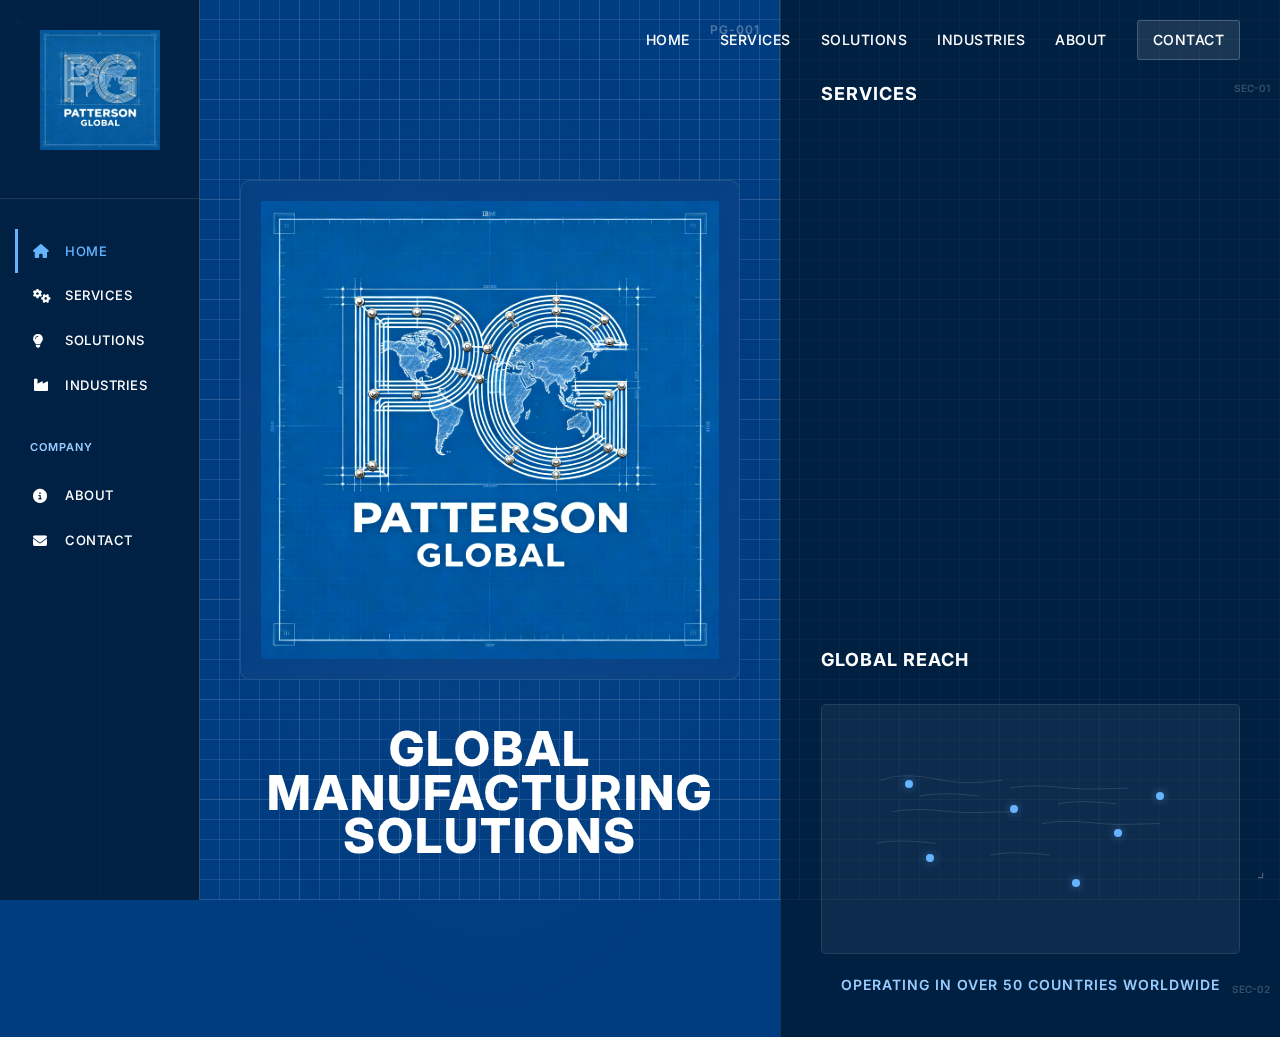
<file: index.html>
<!DOCTYPE html>
<html lang="en">
<head>
    <meta charset="UTF-8">
    <meta name="viewport" content="width=device-width, initial-scale=1.0">
    <title>Patterson Global - Global Manufacturing Solutions</title>
    <link rel="stylesheet" href="style.css">
    <link href="https://fonts.googleapis.com/css2?family=Inter:wght@300;400;500;600;700;800;900&display=swap" rel="stylesheet">
    <link rel="stylesheet" href="https://cdn.jsdelivr.net/npm/@fortawesome/fontawesome-free@6.4.0/css/all.min.css">
</head>
<body>
    <!-- Blueprint Grid Background -->
    <div class="blueprint-grid"></div>
    
    <!-- Main Container -->
    <div class="main-container">
        <!-- Top Navigation -->
        <nav class="top-nav">
            <div class="nav-items">
                <a href="index.html" class="nav-item">HOME</a>
                <a href="services.html" class="nav-item">SERVICES</a>
                <a href="solutions.html" class="nav-item">SOLUTIONS</a>
                <a href="industries.html" class="nav-item">INDUSTRIES</a>
                <a href="about.html" class="nav-item">ABOUT</a>
                <a href="contact.html" class="nav-item contact-btn">CONTACT</a>
            </div>
        </nav>

        <!-- Layout Container -->
        <div class="layout-container">
            <!-- Left Sidebar -->
            <aside class="left-sidebar">
                <!-- Patterson Global Logo -->
                <div class="logo-container">
                    <img src="patterson-global-logo.png" alt="Patterson Global Logo" class="pg-logo">
                </div>

                <!-- Navigation Menu -->
                <nav class="sidebar-nav">
                    <a href="index.html" class="nav-link active">
                        <i class="fas fa-home"></i>
                        HOME
                    </a>
                    <a href="services.html" class="nav-link">
                        <i class="fas fa-cogs"></i>
                        SERVICES
                    </a>
                    <a href="solutions.html" class="nav-link">
                        <i class="fas fa-lightbulb"></i>
                        SOLUTIONS
                    </a>
                    <a href="industries.html" class="nav-link">
                        <i class="fas fa-industry"></i>
                        INDUSTRIES
                    </a>
                    <div class="nav-section">
                        <span class="section-title">COMPANY</span>
                    </div>
                    <a href="about.html" class="nav-link">
                        <i class="fas fa-info-circle"></i>
                        ABOUT
                    </a>
                    <a href="contact.html" class="nav-link">
                        <i class="fas fa-envelope"></i>
                        CONTACT
                    </a>
                </nav>
            </aside>

            <!-- Main Content Area -->
            <main class="main-content">
                <!-- Hero Section with Patterson Global Logo -->
                <section class="hero-section">
                    <div class="hero-logo">
                        <div class="pg-hero-container">
                            <img src="patterson-global-logo.png" alt="Patterson Global - PG Logo" class="pg-hero-image">
                        </div>
                        <h1 class="company-title">
                            GLOBAL<br>
                            MANUFACTURING<br>
                            SOLUTIONS
                        </h1>
                    </div>
                </section>

                <!-- Right Content Panel -->
                <div class="right-panel">
                    <!-- Services Section -->
                    <section class="services-section">
                        <h2 class="section-title">SERVICES</h2>
                        <div class="services-grid">
                            <div class="service-card">
                                <div class="service-icon">
                                    <i class="fas fa-cogs"></i>
                                </div>
                                <h3>PROCESS OPTIMIZATION</h3>
                                <p>Streamline your manufacturing processes with advanced optimization techniques and data-driven insights to maximize efficiency and reduce costs.</p>
                            </div>
                            <div class="service-card">
                                <div class="service-icon">
                                    <i class="fas fa-link"></i>
                                </div>
                                <h3>SUPPLY CHAIN CONSULTING</h3>
                                <p>Expert guidance to optimize your supply chain operations, reduce lead times, and build resilient global partnerships for sustainable growth.</p>
                            </div>
                            <div class="service-card">
                                <div class="service-icon">
                                    <i class="fas fa-users"></i>
                                </div>
                                <h3>AUTOMATION INTEGRATION</h3>
                                <p>Seamlessly integrate cutting-edge automation technologies into your existing workflows to enhance productivity and maintain competitive advantage.</p>
                            </div>
                        </div>
                    </section>

                    <!-- Global Reach Section -->
                    <section class="global-reach-section">
                        <h2 class="section-title">GLOBAL REACH</h2>
                        <div class="world-map-container">
                            <div class="world-map"></div>
                            <div class="connection-points">
                                <div class="point point-1"></div>
                                <div class="point point-2"></div>
                                <div class="point point-3"></div>
                                <div class="point point-4"></div>
                                <div class="point point-5"></div>
                                <div class="point point-6"></div>
                            </div>
                        </div>
                        <p class="reach-description">OPERATING IN OVER 50 COUNTRIES WORLDWIDE</p>
                    </section>
                </div>
            </main>
        </div>
    </div>

    <script src="main.js"></script>
</body>
</html>
</file>
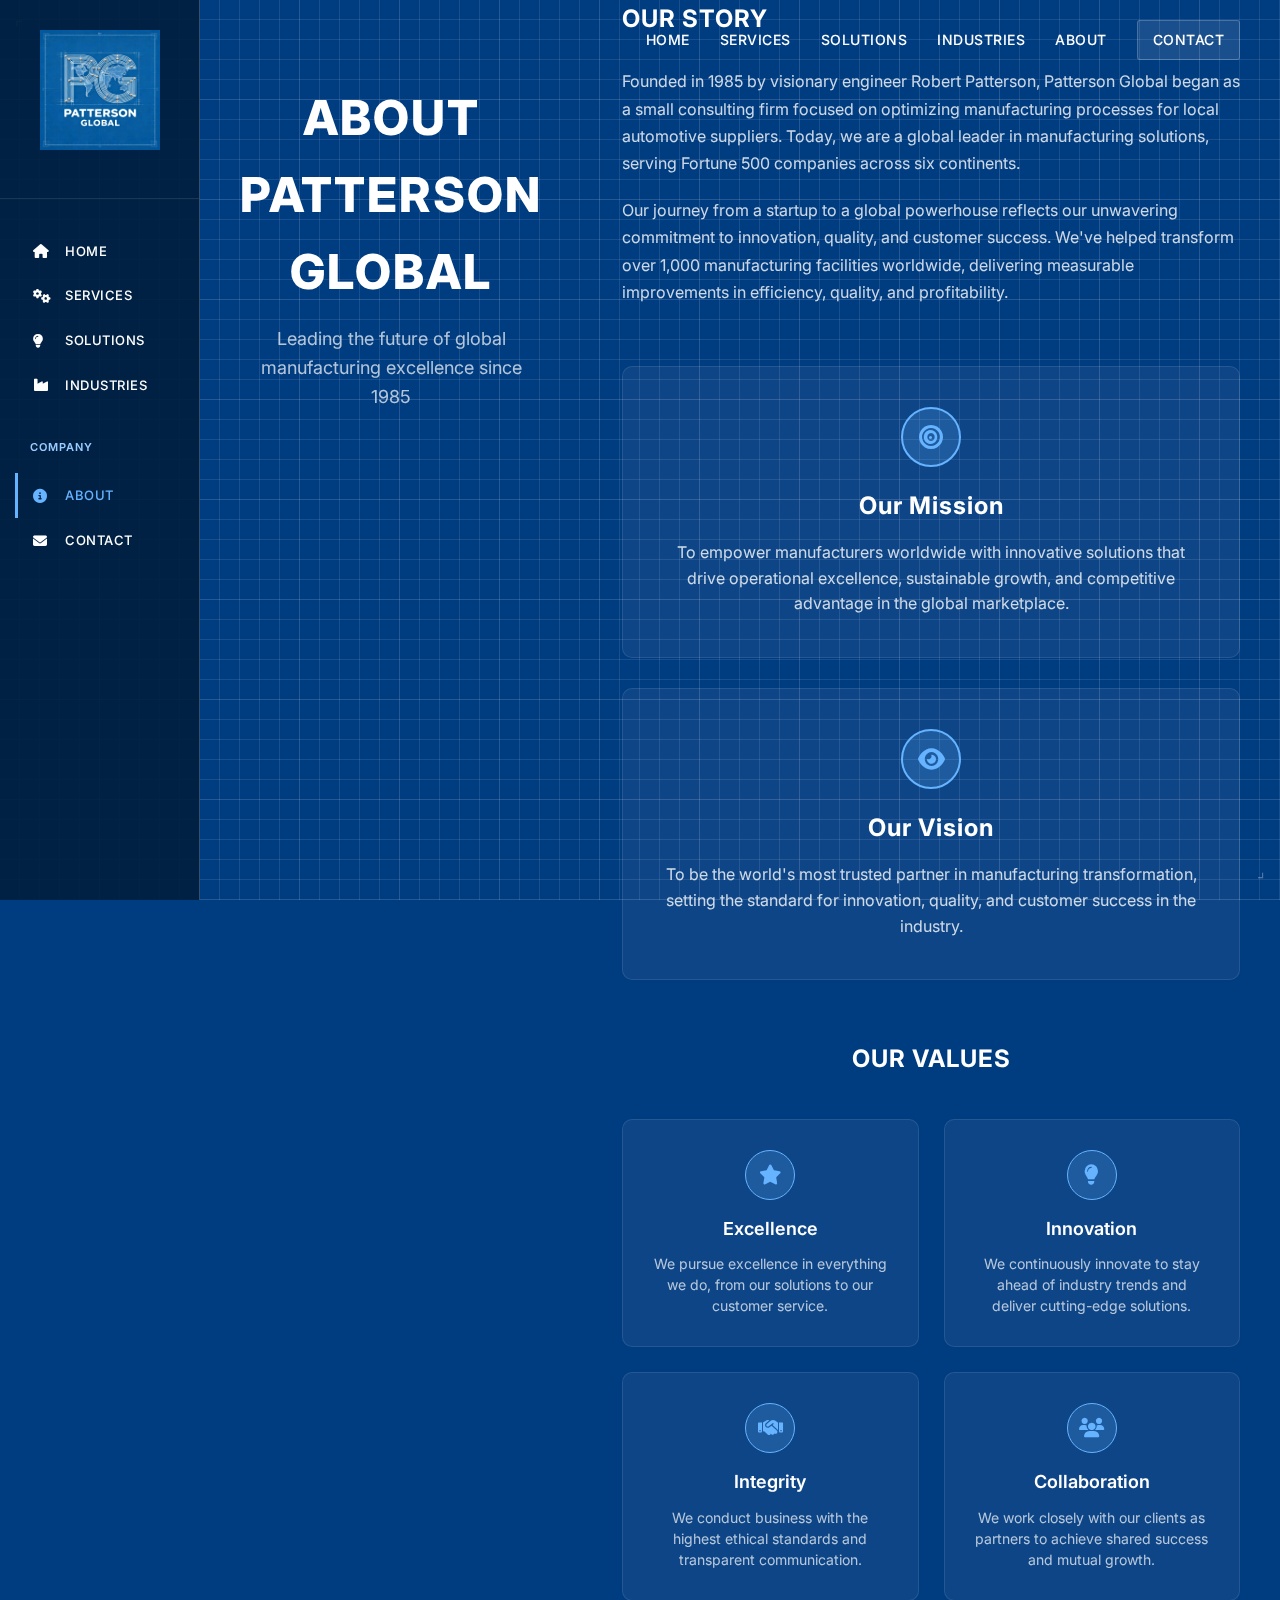
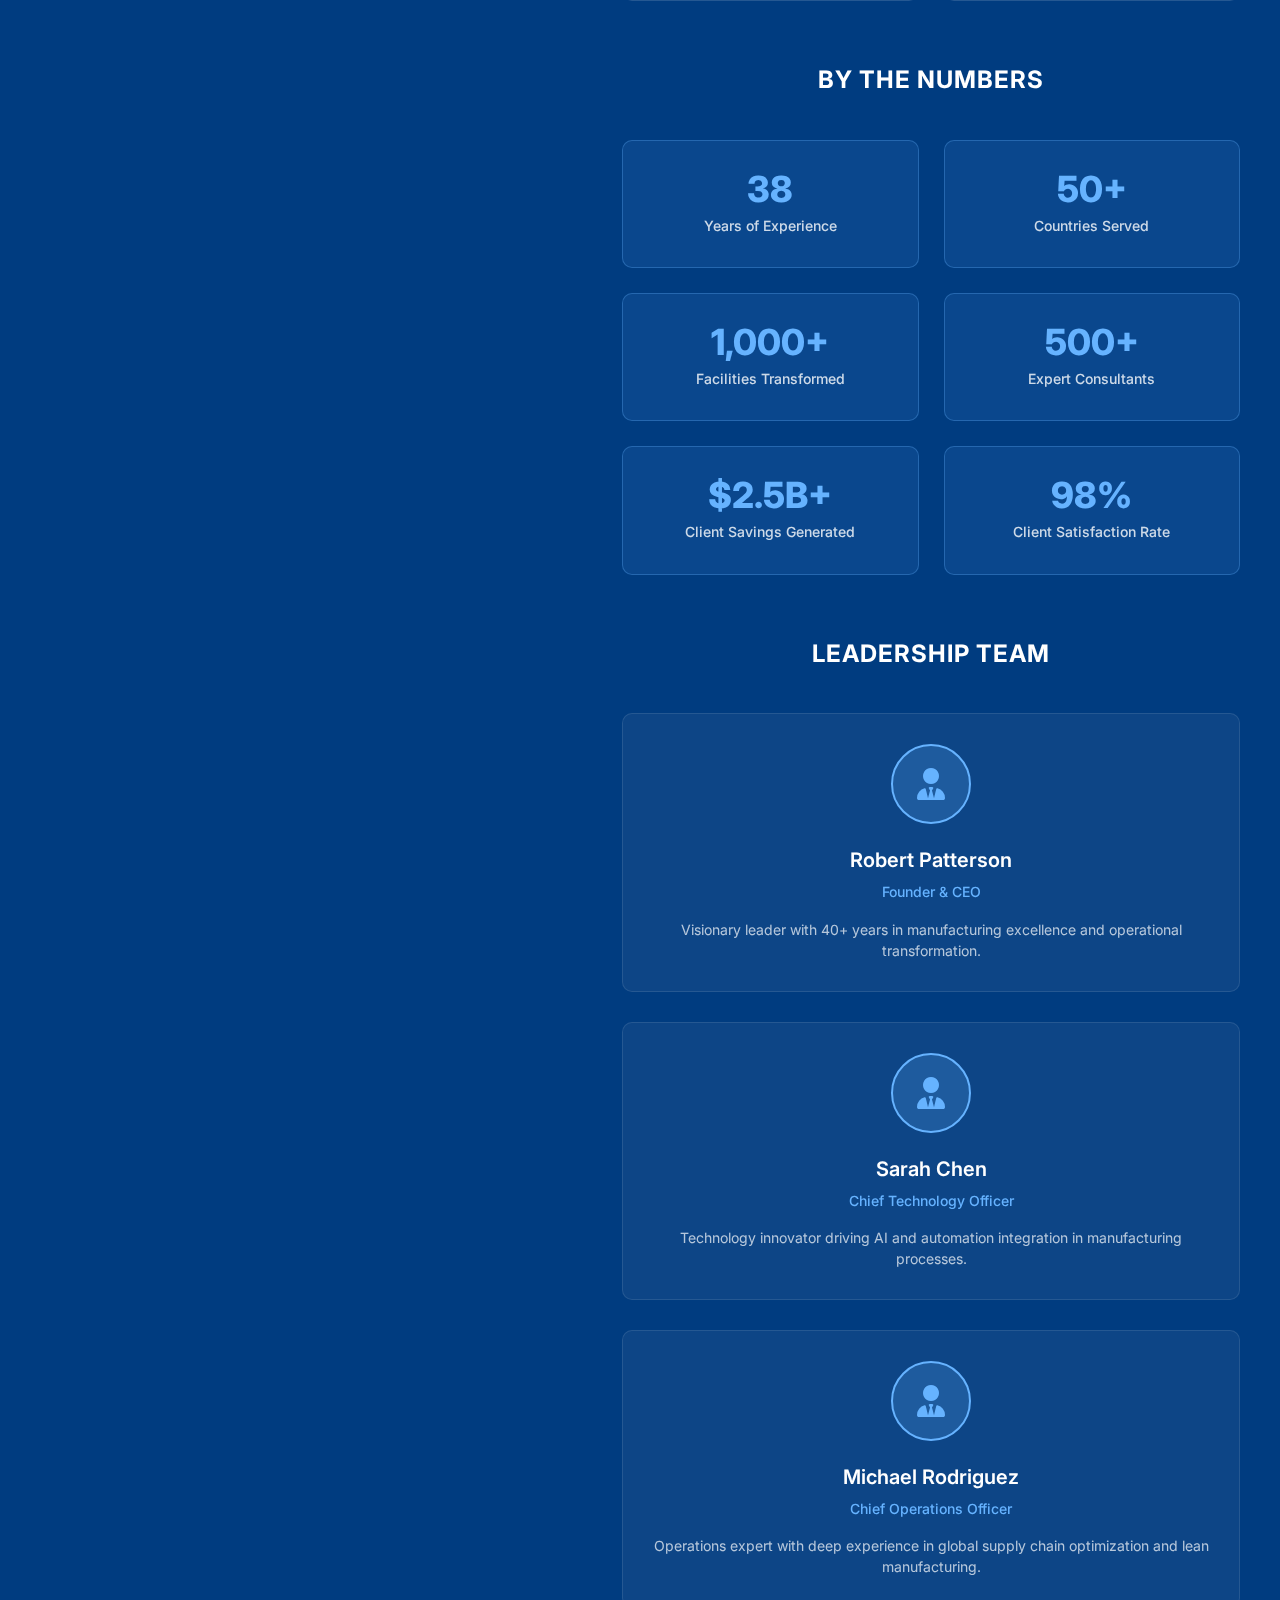
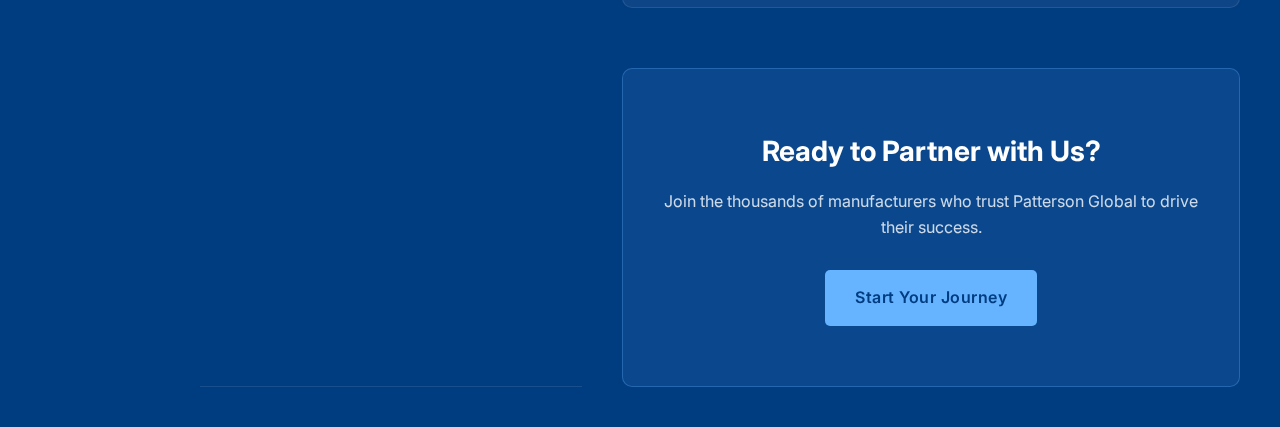
<file: about.html>
<!DOCTYPE html>
<html lang="en">
<head>
    <meta charset="UTF-8">
    <meta name="viewport" content="width=device-width, initial-scale=1.0">
    <title>About - Patterson Global</title>
    <link rel="stylesheet" href="style.css">
    <link href="https://fonts.googleapis.com/css2?family=Inter:wght@300;400;500;600;700;800;900&display=swap" rel="stylesheet">
    <link rel="stylesheet" href="https://cdn.jsdelivr.net/npm/@fortawesome/fontawesome-free@6.4.0/css/all.min.css">
</head>
<body>
    <!-- Blueprint Grid Background -->
    <div class="blueprint-grid"></div>
    
    <!-- Main Container -->
    <div class="main-container">
        <!-- Top Navigation -->
        <nav class="top-nav">
            <div class="nav-items">
                <a href="index.html" class="nav-item">HOME</a>
                <a href="services.html" class="nav-item">SERVICES</a>
                <a href="solutions.html" class="nav-item">SOLUTIONS</a>
                <a href="industries.html" class="nav-item">INDUSTRIES</a>
                <a href="about.html" class="nav-item">ABOUT</a>
                <a href="contact.html" class="nav-item contact-btn">CONTACT</a>
            </div>
        </nav>

        <!-- Layout Container -->
        <div class="layout-container">
            <!-- Left Sidebar -->
            <aside class="left-sidebar">
                <!-- Patterson Global Logo -->
                <div class="logo-container">
                    <img src="patterson-global-logo.png" alt="Patterson Global Logo" class="pg-logo">
                </div>

                <!-- Navigation Menu -->
                <nav class="sidebar-nav">
                    <a href="index.html" class="nav-link">
                        <i class="fas fa-home"></i>
                        HOME
                    </a>
                    <a href="services.html" class="nav-link">
                        <i class="fas fa-cogs"></i>
                        SERVICES
                    </a>
                    <a href="solutions.html" class="nav-link">
                        <i class="fas fa-lightbulb"></i>
                        SOLUTIONS
                    </a>
                    <a href="industries.html" class="nav-link">
                        <i class="fas fa-industry"></i>
                        INDUSTRIES
                    </a>
                    <div class="nav-section">
                        <span class="section-title">COMPANY</span>
                    </div>
                    <a href="about.html" class="nav-link active">
                        <i class="fas fa-info-circle"></i>
                        ABOUT
                    </a>
                    <a href="contact.html" class="nav-link">
                        <i class="fas fa-envelope"></i>
                        CONTACT
                    </a>
                </nav>
            </aside>

            <!-- Main Content Area -->
            <main class="main-content">
                <!-- Page Header -->
                <section class="page-header">
                    <div class="header-content">
                        <h1 class="page-title">ABOUT PATTERSON GLOBAL</h1>
                        <p class="page-subtitle">Leading the future of global manufacturing excellence since 1985</p>
                    </div>
                </section>

                <!-- About Content -->
                <div class="page-content">
                    <!-- Company Overview -->
                    <section class="about-section">
                        <h2 class="section-title">OUR STORY</h2>
                        <div class="about-content">
                            <p>Founded in 1985 by visionary engineer Robert Patterson, Patterson Global began as a small consulting firm focused on optimizing manufacturing processes for local automotive suppliers. Today, we are a global leader in manufacturing solutions, serving Fortune 500 companies across six continents.</p>
                            <p>Our journey from a startup to a global powerhouse reflects our unwavering commitment to innovation, quality, and customer success. We've helped transform over 1,000 manufacturing facilities worldwide, delivering measurable improvements in efficiency, quality, and profitability.</p>
                        </div>
                    </section>

                    <!-- Mission & Vision -->
                    <section class="mission-vision">
                        <div class="mission-vision-grid">
                            <div class="mission-card">
                                <div class="card-icon">
                                    <i class="fas fa-bullseye"></i>
                                </div>
                                <h3>Our Mission</h3>
                                <p>To empower manufacturers worldwide with innovative solutions that drive operational excellence, sustainable growth, and competitive advantage in the global marketplace.</p>
                            </div>
                            <div class="vision-card">
                                <div class="card-icon">
                                    <i class="fas fa-eye"></i>
                                </div>
                                <h3>Our Vision</h3>
                                <p>To be the world's most trusted partner in manufacturing transformation, setting the standard for innovation, quality, and customer success in the industry.</p>
                            </div>
                        </div>
                    </section>

                    <!-- Core Values -->
                    <section class="values-section">
                        <h2 class="section-title">OUR VALUES</h2>
                        <div class="values-grid">
                            <div class="value-item">
                                <div class="value-icon">
                                    <i class="fas fa-star"></i>
                                </div>
                                <h4>Excellence</h4>
                                <p>We pursue excellence in everything we do, from our solutions to our customer service.</p>
                            </div>
                            <div class="value-item">
                                <div class="value-icon">
                                    <i class="fas fa-lightbulb"></i>
                                </div>
                                <h4>Innovation</h4>
                                <p>We continuously innovate to stay ahead of industry trends and deliver cutting-edge solutions.</p>
                            </div>
                            <div class="value-item">
                                <div class="value-icon">
                                    <i class="fas fa-handshake"></i>
                                </div>
                                <h4>Integrity</h4>
                                <p>We conduct business with the highest ethical standards and transparent communication.</p>
                            </div>
                            <div class="value-item">
                                <div class="value-icon">
                                    <i class="fas fa-users"></i>
                                </div>
                                <h4>Collaboration</h4>
                                <p>We work closely with our clients as partners to achieve shared success and mutual growth.</p>
                            </div>
                        </div>
                    </section>

                    <!-- Company Stats -->
                    <section class="stats-section">
                        <h2 class="section-title">BY THE NUMBERS</h2>
                        <div class="stats-grid">
                            <div class="stat-card">
                                <div class="stat-number">38</div>
                                <div class="stat-label">Years of Experience</div>
                            </div>
                            <div class="stat-card">
                                <div class="stat-number">50+</div>
                                <div class="stat-label">Countries Served</div>
                            </div>
                            <div class="stat-card">
                                <div class="stat-number">1,000+</div>
                                <div class="stat-label">Facilities Transformed</div>
                            </div>
                            <div class="stat-card">
                                <div class="stat-number">500+</div>
                                <div class="stat-label">Expert Consultants</div>
                            </div>
                            <div class="stat-card">
                                <div class="stat-number">$2.5B+</div>
                                <div class="stat-label">Client Savings Generated</div>
                            </div>
                            <div class="stat-card">
                                <div class="stat-number">98%</div>
                                <div class="stat-label">Client Satisfaction Rate</div>
                            </div>
                        </div>
                    </section>

                    <!-- Leadership Team -->
                    <section class="leadership-section">
                        <h2 class="section-title">LEADERSHIP TEAM</h2>
                        <div class="leadership-grid">
                            <div class="leader-card">
                                <div class="leader-avatar">
                                    <i class="fas fa-user-tie"></i>
                                </div>
                                <h4>Robert Patterson</h4>
                                <p class="leader-title">Founder & CEO</p>
                                <p class="leader-bio">Visionary leader with 40+ years in manufacturing excellence and operational transformation.</p>
                            </div>
                            <div class="leader-card">
                                <div class="leader-avatar">
                                    <i class="fas fa-user-tie"></i>
                                </div>
                                <h4>Sarah Chen</h4>
                                <p class="leader-title">Chief Technology Officer</p>
                                <p class="leader-bio">Technology innovator driving AI and automation integration in manufacturing processes.</p>
                            </div>
                            <div class="leader-card">
                                <div class="leader-avatar">
                                    <i class="fas fa-user-tie"></i>
                                </div>
                                <h4>Michael Rodriguez</h4>
                                <p class="leader-title">Chief Operations Officer</p>
                                <p class="leader-bio">Operations expert with deep experience in global supply chain optimization and lean manufacturing.</p>
                            </div>
                        </div>
                    </section>

                    <!-- Call to Action -->
                    <section class="cta-section">
                        <h3>Ready to Partner with Us?</h3>
                        <p>Join the thousands of manufacturers who trust Patterson Global to drive their success.</p>
                        <a href="contact.html" class="cta-button">Start Your Journey</a>
                    </section>
                </div>
            </main>
        </div>
    </div>

    <script src="main.js"></script>
</body>
</html>
</file>
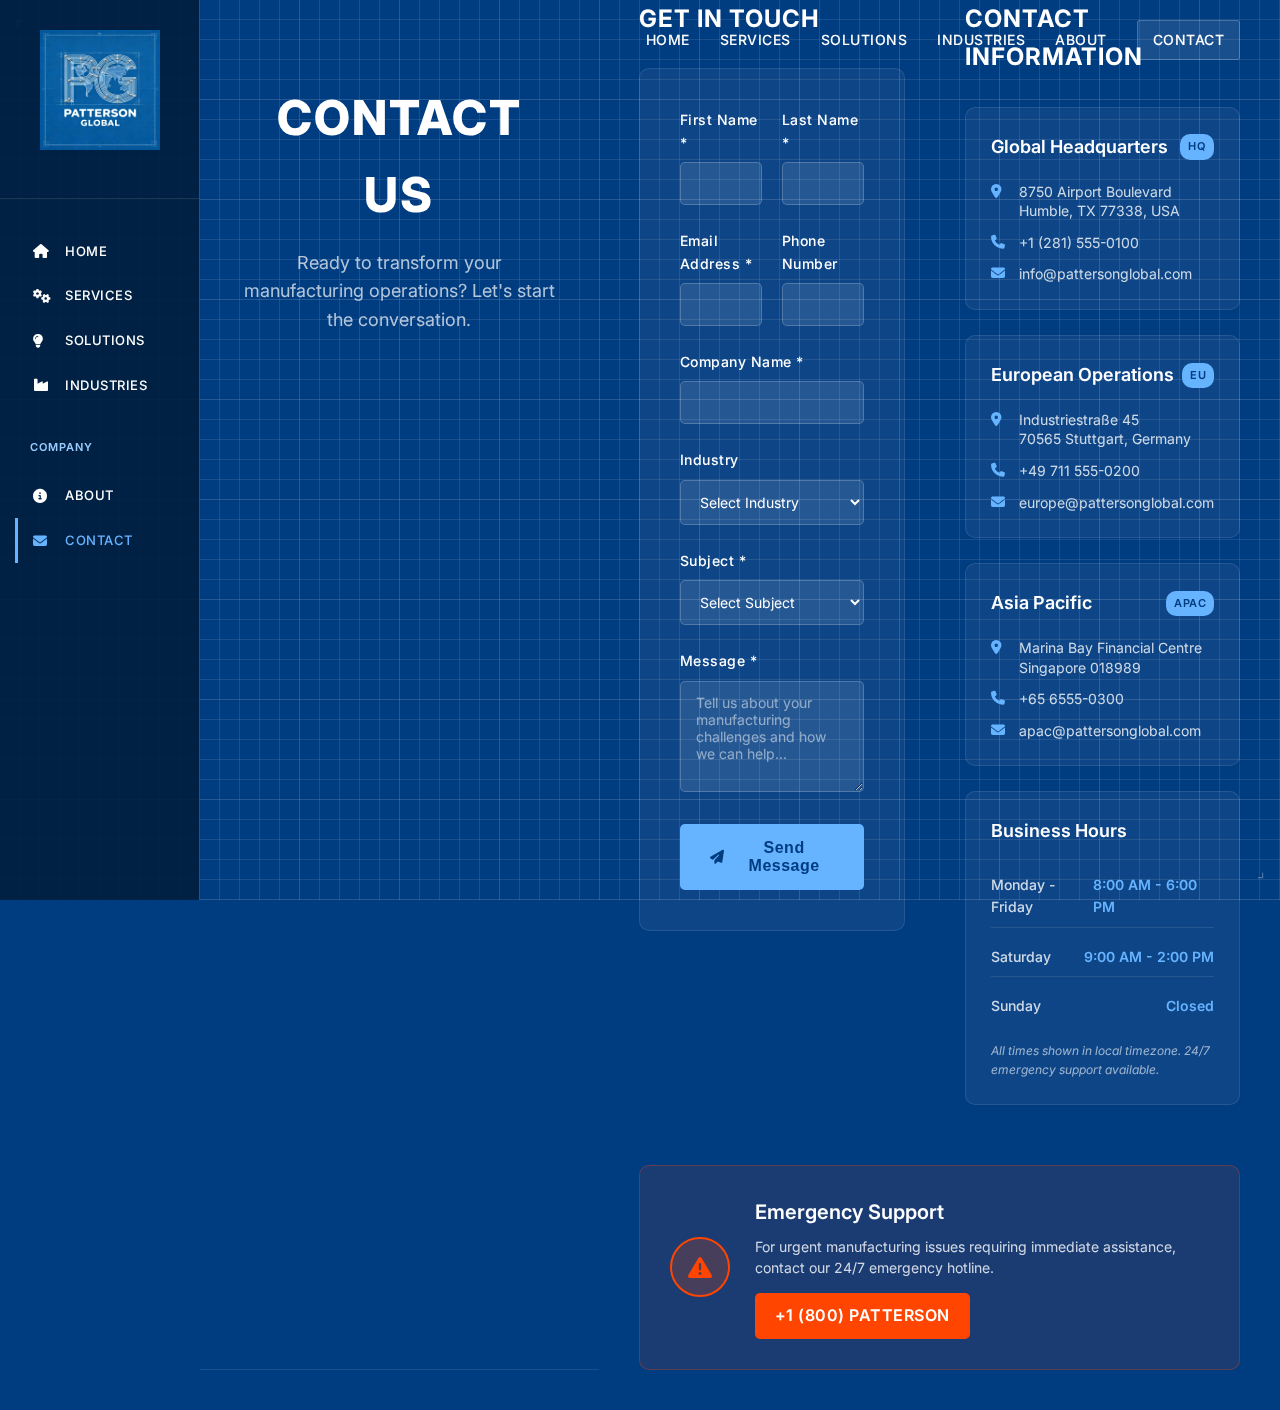
<file: contact.html>
<!DOCTYPE html>
<html lang="en">
<head>
    <meta charset="UTF-8">
    <meta name="viewport" content="width=device-width, initial-scale=1.0">
    <title>Contact - Patterson Global</title>
    <link rel="stylesheet" href="style.css">
    <link href="https://fonts.googleapis.com/css2?family=Inter:wght@300;400;500;600;700;800;900&display=swap" rel="stylesheet">
    <link rel="stylesheet" href="https://cdn.jsdelivr.net/npm/@fortawesome/fontawesome-free@6.4.0/css/all.min.css">
</head>
<body>
    <!-- Blueprint Grid Background -->
    <div class="blueprint-grid"></div>
    
    <!-- Main Container -->
    <div class="main-container">
        <!-- Top Navigation -->
        <nav class="top-nav">
            <div class="nav-items">
                <a href="index.html" class="nav-item">HOME</a>
                <a href="services.html" class="nav-item">SERVICES</a>
                <a href="solutions.html" class="nav-item">SOLUTIONS</a>
                <a href="industries.html" class="nav-item">INDUSTRIES</a>
                <a href="about.html" class="nav-item">ABOUT</a>
                <a href="contact.html" class="nav-item contact-btn">CONTACT</a>
            </div>
        </nav>

        <!-- Layout Container -->
        <div class="layout-container">
            <!-- Left Sidebar -->
            <aside class="left-sidebar">
                <!-- Patterson Global Logo -->
                <div class="logo-container">
                    <img src="patterson-global-logo.png" alt="Patterson Global Logo" class="pg-logo">
                </div>

                <!-- Navigation Menu -->
                <nav class="sidebar-nav">
                    <a href="index.html" class="nav-link">
                        <i class="fas fa-home"></i>
                        HOME
                    </a>
                    <a href="services.html" class="nav-link">
                        <i class="fas fa-cogs"></i>
                        SERVICES
                    </a>
                    <a href="solutions.html" class="nav-link">
                        <i class="fas fa-lightbulb"></i>
                        SOLUTIONS
                    </a>
                    <a href="industries.html" class="nav-link">
                        <i class="fas fa-industry"></i>
                        INDUSTRIES
                    </a>
                    <div class="nav-section">
                        <span class="section-title">COMPANY</span>
                    </div>
                    <a href="about.html" class="nav-link">
                        <i class="fas fa-info-circle"></i>
                        ABOUT
                    </a>
                    <a href="contact.html" class="nav-link active">
                        <i class="fas fa-envelope"></i>
                        CONTACT
                    </a>
                </nav>
            </aside>

            <!-- Main Content Area -->
            <main class="main-content">
                <!-- Page Header -->
                <section class="page-header">
                    <div class="header-content">
                        <h1 class="page-title">CONTACT US</h1>
                        <p class="page-subtitle">Ready to transform your manufacturing operations? Let's start the conversation.</p>
                    </div>
                </section>

                <!-- Contact Content -->
                <div class="page-content">
                    <!-- Contact Form and Info Grid -->
                    <div class="contact-grid">
                        <!-- Contact Form -->
                        <section class="contact-form-section">
                            <h2 class="section-title">GET IN TOUCH</h2>
                            <form class="contact-form" id="contactForm">
                                <div class="form-row">
                                    <div class="form-group">
                                        <label for="firstName">First Name *</label>
                                        <input type="text" id="firstName" name="firstName" required>
                                    </div>
                                    <div class="form-group">
                                        <label for="lastName">Last Name *</label>
                                        <input type="text" id="lastName" name="lastName" required>
                                    </div>
                                </div>
                                <div class="form-row">
                                    <div class="form-group">
                                        <label for="email">Email Address *</label>
                                        <input type="email" id="email" name="email" required>
                                    </div>
                                    <div class="form-group">
                                        <label for="phone">Phone Number</label>
                                        <input type="tel" id="phone" name="phone">
                                    </div>
                                </div>
                                <div class="form-group">
                                    <label for="company">Company Name *</label>
                                    <input type="text" id="company" name="company" required>
                                </div>
                                <div class="form-group">
                                    <label for="industry">Industry</label>
                                    <select id="industry" name="industry">
                                        <option value="">Select Industry</option>
                                        <option value="automotive">Automotive</option>
                                        <option value="aerospace">Aerospace</option>
                                        <option value="electronics">Electronics</option>
                                        <option value="medical">Medical Devices</option>
                                        <option value="energy">Energy</option>
                                        <option value="consumer">Consumer Goods</option>
                                        <option value="other">Other</option>
                                    </select>
                                </div>
                                <div class="form-group">
                                    <label for="subject">Subject *</label>
                                    <select id="subject" name="subject" required>
                                        <option value="">Select Subject</option>
                                        <option value="consultation">Request Consultation</option>
                                        <option value="services">Services Inquiry</option>
                                        <option value="solutions">Solutions Information</option>
                                        <option value="partnership">Partnership Opportunity</option>
                                        <option value="support">Technical Support</option>
                                        <option value="other">Other</option>
                                    </select>
                                </div>
                                <div class="form-group">
                                    <label for="message">Message *</label>
                                    <textarea id="message" name="message" rows="5" placeholder="Tell us about your manufacturing challenges and how we can help..." required></textarea>
                                </div>
                                <button type="submit" class="submit-btn">
                                    <i class="fas fa-paper-plane"></i>
                                    Send Message
                                </button>
                            </form>
                        </section>

                        <!-- Contact Information -->
                        <section class="contact-info-section">
                            <h2 class="section-title">CONTACT INFORMATION</h2>
                            
                            <!-- Global Headquarters -->
                            <div class="office-card">
                                <div class="office-header">
                                    <h3>Global Headquarters</h3>
                                    <span class="office-badge">HQ</span>
                                </div>
                                <div class="office-details">
                                    <div class="detail-item">
                                        <i class="fas fa-map-marker-alt"></i>
                                        <span>8750 Airport Boulevard<br>Humble, TX 77338, USA</span>
                                    </div>
                                    <div class="detail-item">
                                        <i class="fas fa-phone"></i>
                                        <span>+1 (281) 555-0100</span>
                                    </div>
                                    <div class="detail-item">
                                        <i class="fas fa-envelope"></i>
                                        <span>info@pattersonglobal.com</span>
                                    </div>
                                </div>
                            </div>

                            <!-- Regional Offices -->
                            <div class="office-card">
                                <div class="office-header">
                                    <h3>European Operations</h3>
                                    <span class="office-badge">EU</span>
                                </div>
                                <div class="office-details">
                                    <div class="detail-item">
                                        <i class="fas fa-map-marker-alt"></i>
                                        <span>Industriestraße 45<br>70565 Stuttgart, Germany</span>
                                    </div>
                                    <div class="detail-item">
                                        <i class="fas fa-phone"></i>
                                        <span>+49 711 555-0200</span>
                                    </div>
                                    <div class="detail-item">
                                        <i class="fas fa-envelope"></i>
                                        <span>europe@pattersonglobal.com</span>
                                    </div>
                                </div>
                            </div>

                            <div class="office-card">
                                <div class="office-header">
                                    <h3>Asia Pacific</h3>
                                    <span class="office-badge">APAC</span>
                                </div>
                                <div class="office-details">
                                    <div class="detail-item">
                                        <i class="fas fa-map-marker-alt"></i>
                                        <span>Marina Bay Financial Centre<br>Singapore 018989</span>
                                    </div>
                                    <div class="detail-item">
                                        <i class="fas fa-phone"></i>
                                        <span>+65 6555-0300</span>
                                    </div>
                                    <div class="detail-item">
                                        <i class="fas fa-envelope"></i>
                                        <span>apac@pattersonglobal.com</span>
                                    </div>
                                </div>
                            </div>

                            <!-- Business Hours -->
                            <div class="business-hours">
                                <h3>Business Hours</h3>
                                <div class="hours-list">
                                    <div class="hours-item">
                                        <span class="day">Monday - Friday</span>
                                        <span class="time">8:00 AM - 6:00 PM</span>
                                    </div>
                                    <div class="hours-item">
                                        <span class="day">Saturday</span>
                                        <span class="time">9:00 AM - 2:00 PM</span>
                                    </div>
                                    <div class="hours-item">
                                        <span class="day">Sunday</span>
                                        <span class="time">Closed</span>
                                    </div>
                                </div>
                                <p class="timezone-note">All times shown in local timezone. 24/7 emergency support available.</p>
                            </div>
                        </section>
                    </div>

                    <!-- Emergency Contact -->
                    <section class="emergency-contact">
                        <div class="emergency-card">
                            <div class="emergency-icon">
                                <i class="fas fa-exclamation-triangle"></i>
                            </div>
                            <div class="emergency-content">
                                <h3>Emergency Support</h3>
                                <p>For urgent manufacturing issues requiring immediate assistance, contact our 24/7 emergency hotline.</p>
                                <a href="tel:+1-800-PATTERSON" class="emergency-phone">+1 (800) PATTERSON</a>
                            </div>
                        </div>
                    </section>
                </div>
            </main>
        </div>
    </div>

    <script src="main.js"></script>
</body>
</html>
</file>
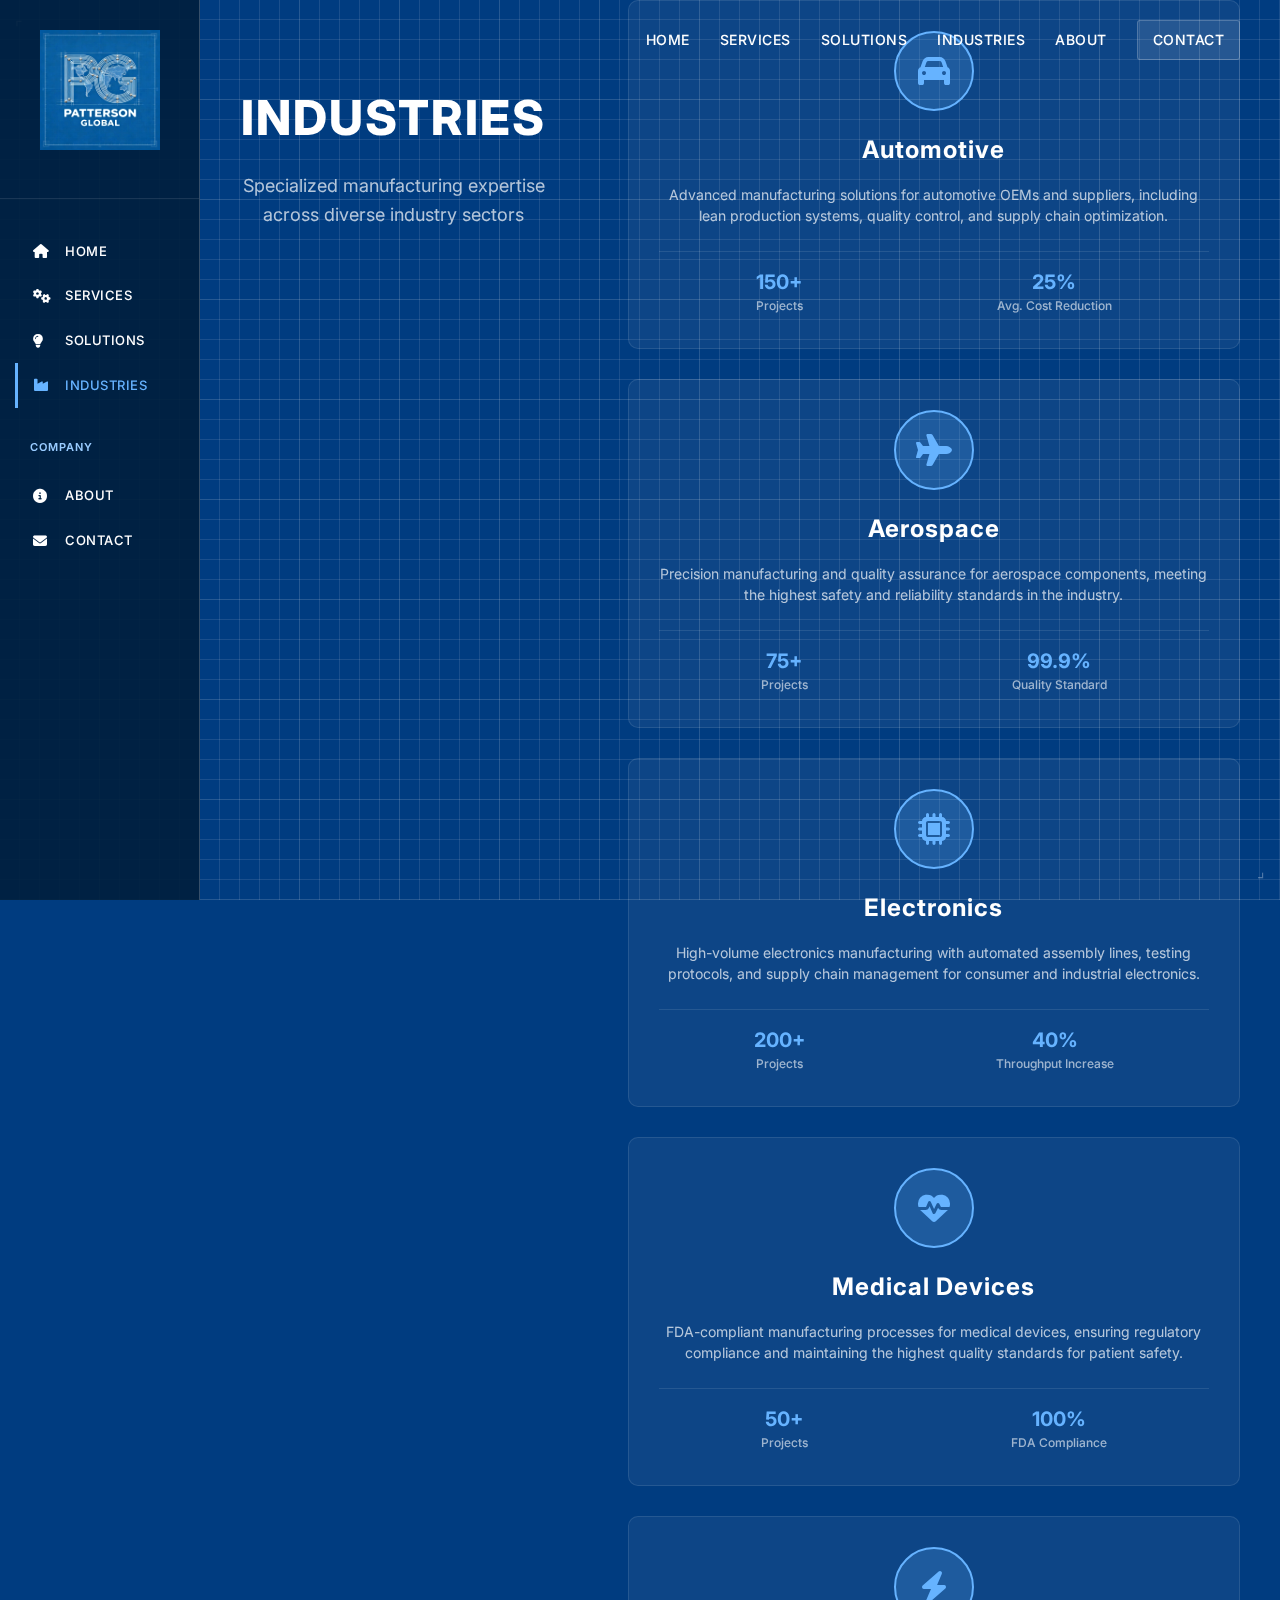
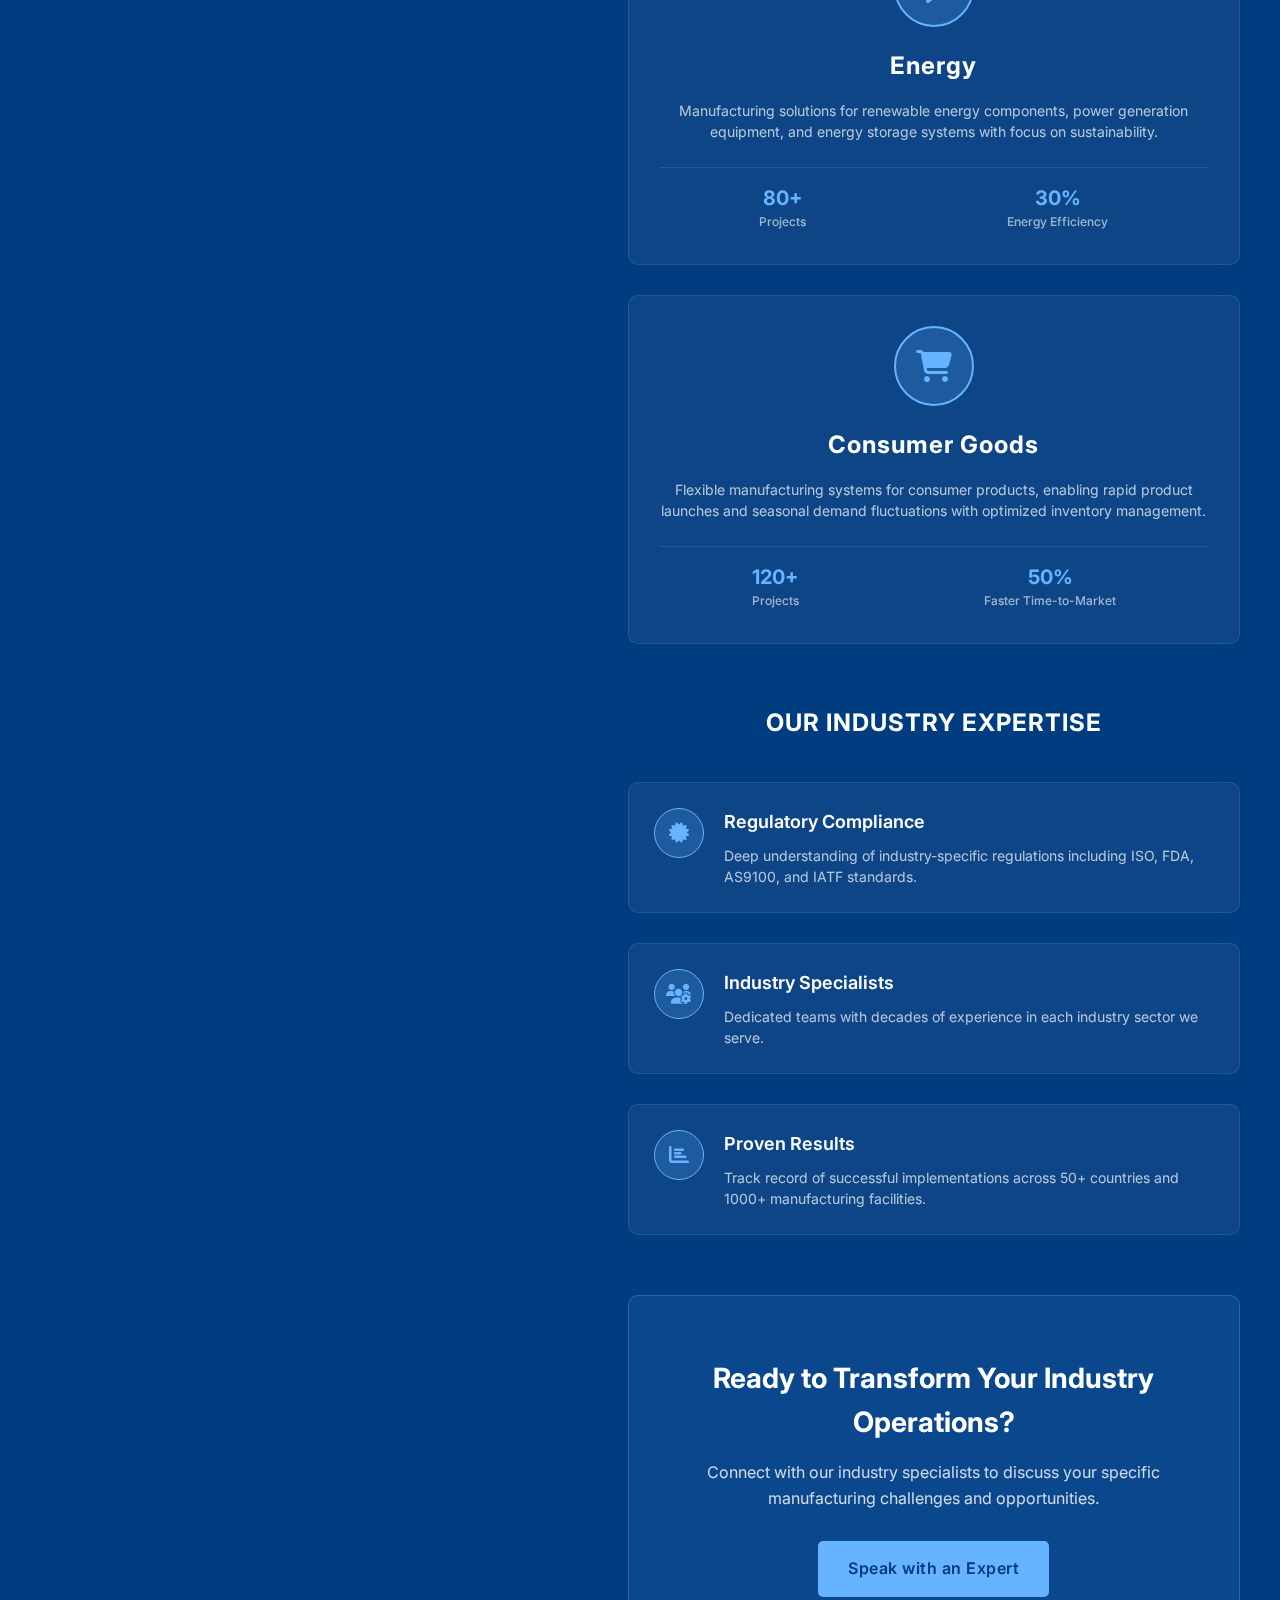
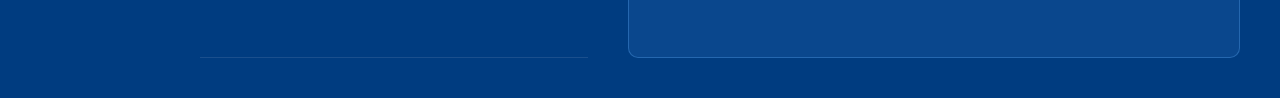
<file: industries.html>
<!DOCTYPE html>
<html lang="en">
<head>
    <meta charset="UTF-8">
    <meta name="viewport" content="width=device-width, initial-scale=1.0">
    <title>Industries - Patterson Global</title>
    <link rel="stylesheet" href="style.css">
    <link href="https://fonts.googleapis.com/css2?family=Inter:wght@300;400;500;600;700;800;900&display=swap" rel="stylesheet">
    <link rel="stylesheet" href="https://cdn.jsdelivr.net/npm/@fortawesome/fontawesome-free@6.4.0/css/all.min.css">
</head>
<body>
    <!-- Blueprint Grid Background -->
    <div class="blueprint-grid"></div>
    
    <!-- Main Container -->
    <div class="main-container">
        <!-- Top Navigation -->
        <nav class="top-nav">
            <div class="nav-items">
                <a href="index.html" class="nav-item">HOME</a>
                <a href="services.html" class="nav-item">SERVICES</a>
                <a href="solutions.html" class="nav-item">SOLUTIONS</a>
                <a href="industries.html" class="nav-item">INDUSTRIES</a>
                <a href="about.html" class="nav-item">ABOUT</a>
                <a href="contact.html" class="nav-item contact-btn">CONTACT</a>
            </div>
        </nav>

        <!-- Layout Container -->
        <div class="layout-container">
            <!-- Left Sidebar -->
            <aside class="left-sidebar">
                <!-- Patterson Global Logo -->
                <div class="logo-container">
                    <img src="patterson-global-logo.png" alt="Patterson Global Logo" class="pg-logo">
                </div>

                <!-- Navigation Menu -->
                <nav class="sidebar-nav">
                    <a href="index.html" class="nav-link">
                        <i class="fas fa-home"></i>
                        HOME
                    </a>
                    <a href="services.html" class="nav-link">
                        <i class="fas fa-cogs"></i>
                        SERVICES
                    </a>
                    <a href="solutions.html" class="nav-link">
                        <i class="fas fa-lightbulb"></i>
                        SOLUTIONS
                    </a>
                    <a href="industries.html" class="nav-link active">
                        <i class="fas fa-industry"></i>
                        INDUSTRIES
                    </a>
                    <div class="nav-section">
                        <span class="section-title">COMPANY</span>
                    </div>
                    <a href="about.html" class="nav-link">
                        <i class="fas fa-info-circle"></i>
                        ABOUT
                    </a>
                    <a href="contact.html" class="nav-link">
                        <i class="fas fa-envelope"></i>
                        CONTACT
                    </a>
                </nav>
            </aside>

            <!-- Main Content Area -->
            <main class="main-content">
                <!-- Page Header -->
                <section class="page-header">
                    <div class="header-content">
                        <h1 class="page-title">INDUSTRIES</h1>
                        <p class="page-subtitle">Specialized manufacturing expertise across diverse industry sectors</p>
                    </div>
                </section>

                <!-- Industries Content -->
                <div class="page-content">
                    <!-- Industries Grid -->
                    <div class="industries-grid">
                        <!-- Automotive Industry -->
                        <div class="industry-card">
                            <div class="industry-icon">
                                <i class="fas fa-car"></i>
                            </div>
                            <h3>Automotive</h3>
                            <p>Advanced manufacturing solutions for automotive OEMs and suppliers, including lean production systems, quality control, and supply chain optimization.</p>
                            <div class="industry-stats">
                                <div class="stat">
                                    <span class="stat-number">150+</span>
                                    <span class="stat-label">Projects</span>
                                </div>
                                <div class="stat">
                                    <span class="stat-number">25%</span>
                                    <span class="stat-label">Avg. Cost Reduction</span>
                                </div>
                            </div>
                        </div>

                        <!-- Aerospace Industry -->
                        <div class="industry-card">
                            <div class="industry-icon">
                                <i class="fas fa-plane"></i>
                            </div>
                            <h3>Aerospace</h3>
                            <p>Precision manufacturing and quality assurance for aerospace components, meeting the highest safety and reliability standards in the industry.</p>
                            <div class="industry-stats">
                                <div class="stat">
                                    <span class="stat-number">75+</span>
                                    <span class="stat-label">Projects</span>
                                </div>
                                <div class="stat">
                                    <span class="stat-number">99.9%</span>
                                    <span class="stat-label">Quality Standard</span>
                                </div>
                            </div>
                        </div>

                        <!-- Electronics Industry -->
                        <div class="industry-card">
                            <div class="industry-icon">
                                <i class="fas fa-microchip"></i>
                            </div>
                            <h3>Electronics</h3>
                            <p>High-volume electronics manufacturing with automated assembly lines, testing protocols, and supply chain management for consumer and industrial electronics.</p>
                            <div class="industry-stats">
                                <div class="stat">
                                    <span class="stat-number">200+</span>
                                    <span class="stat-label">Projects</span>
                                </div>
                                <div class="stat">
                                    <span class="stat-number">40%</span>
                                    <span class="stat-label">Throughput Increase</span>
                                </div>
                            </div>
                        </div>

                        <!-- Medical Devices Industry -->
                        <div class="industry-card">
                            <div class="industry-icon">
                                <i class="fas fa-heartbeat"></i>
                            </div>
                            <h3>Medical Devices</h3>
                            <p>FDA-compliant manufacturing processes for medical devices, ensuring regulatory compliance and maintaining the highest quality standards for patient safety.</p>
                            <div class="industry-stats">
                                <div class="stat">
                                    <span class="stat-number">50+</span>
                                    <span class="stat-label">Projects</span>
                                </div>
                                <div class="stat">
                                    <span class="stat-number">100%</span>
                                    <span class="stat-label">FDA Compliance</span>
                                </div>
                            </div>
                        </div>

                        <!-- Energy Industry -->
                        <div class="industry-card">
                            <div class="industry-icon">
                                <i class="fas fa-bolt"></i>
                            </div>
                            <h3>Energy</h3>
                            <p>Manufacturing solutions for renewable energy components, power generation equipment, and energy storage systems with focus on sustainability.</p>
                            <div class="industry-stats">
                                <div class="stat">
                                    <span class="stat-number">80+</span>
                                    <span class="stat-label">Projects</span>
                                </div>
                                <div class="stat">
                                    <span class="stat-number">30%</span>
                                    <span class="stat-label">Energy Efficiency</span>
                                </div>
                            </div>
                        </div>

                        <!-- Consumer Goods Industry -->
                        <div class="industry-card">
                            <div class="industry-icon">
                                <i class="fas fa-shopping-cart"></i>
                            </div>
                            <h3>Consumer Goods</h3>
                            <p>Flexible manufacturing systems for consumer products, enabling rapid product launches and seasonal demand fluctuations with optimized inventory management.</p>
                            <div class="industry-stats">
                                <div class="stat">
                                    <span class="stat-number">120+</span>
                                    <span class="stat-label">Projects</span>
                                </div>
                                <div class="stat">
                                    <span class="stat-number">50%</span>
                                    <span class="stat-label">Faster Time-to-Market</span>
                                </div>
                            </div>
                        </div>
                    </div>

                    <!-- Industry Expertise Section -->
                    <section class="expertise-section">
                        <h2 class="section-title">OUR INDUSTRY EXPERTISE</h2>
                        <div class="expertise-content">
                            <div class="expertise-item">
                                <div class="expertise-icon">
                                    <i class="fas fa-certificate"></i>
                                </div>
                                <div class="expertise-text">
                                    <h4>Regulatory Compliance</h4>
                                    <p>Deep understanding of industry-specific regulations including ISO, FDA, AS9100, and IATF standards.</p>
                                </div>
                            </div>
                            <div class="expertise-item">
                                <div class="expertise-icon">
                                    <i class="fas fa-users-cog"></i>
                                </div>
                                <div class="expertise-text">
                                    <h4>Industry Specialists</h4>
                                    <p>Dedicated teams with decades of experience in each industry sector we serve.</p>
                                </div>
                            </div>
                            <div class="expertise-item">
                                <div class="expertise-icon">
                                    <i class="fas fa-chart-bar"></i>
                                </div>
                                <div class="expertise-text">
                                    <h4>Proven Results</h4>
                                    <p>Track record of successful implementations across 50+ countries and 1000+ manufacturing facilities.</p>
                                </div>
                            </div>
                        </div>
                    </section>

                    <!-- Call to Action -->
                    <section class="cta-section">
                        <h3>Ready to Transform Your Industry Operations?</h3>
                        <p>Connect with our industry specialists to discuss your specific manufacturing challenges and opportunities.</p>
                        <a href="contact.html" class="cta-button">Speak with an Expert</a>
                    </section>
                </div>
            </main>
        </div>
    </div>

    <script src="main.js"></script>
</body>
</html>
</file>
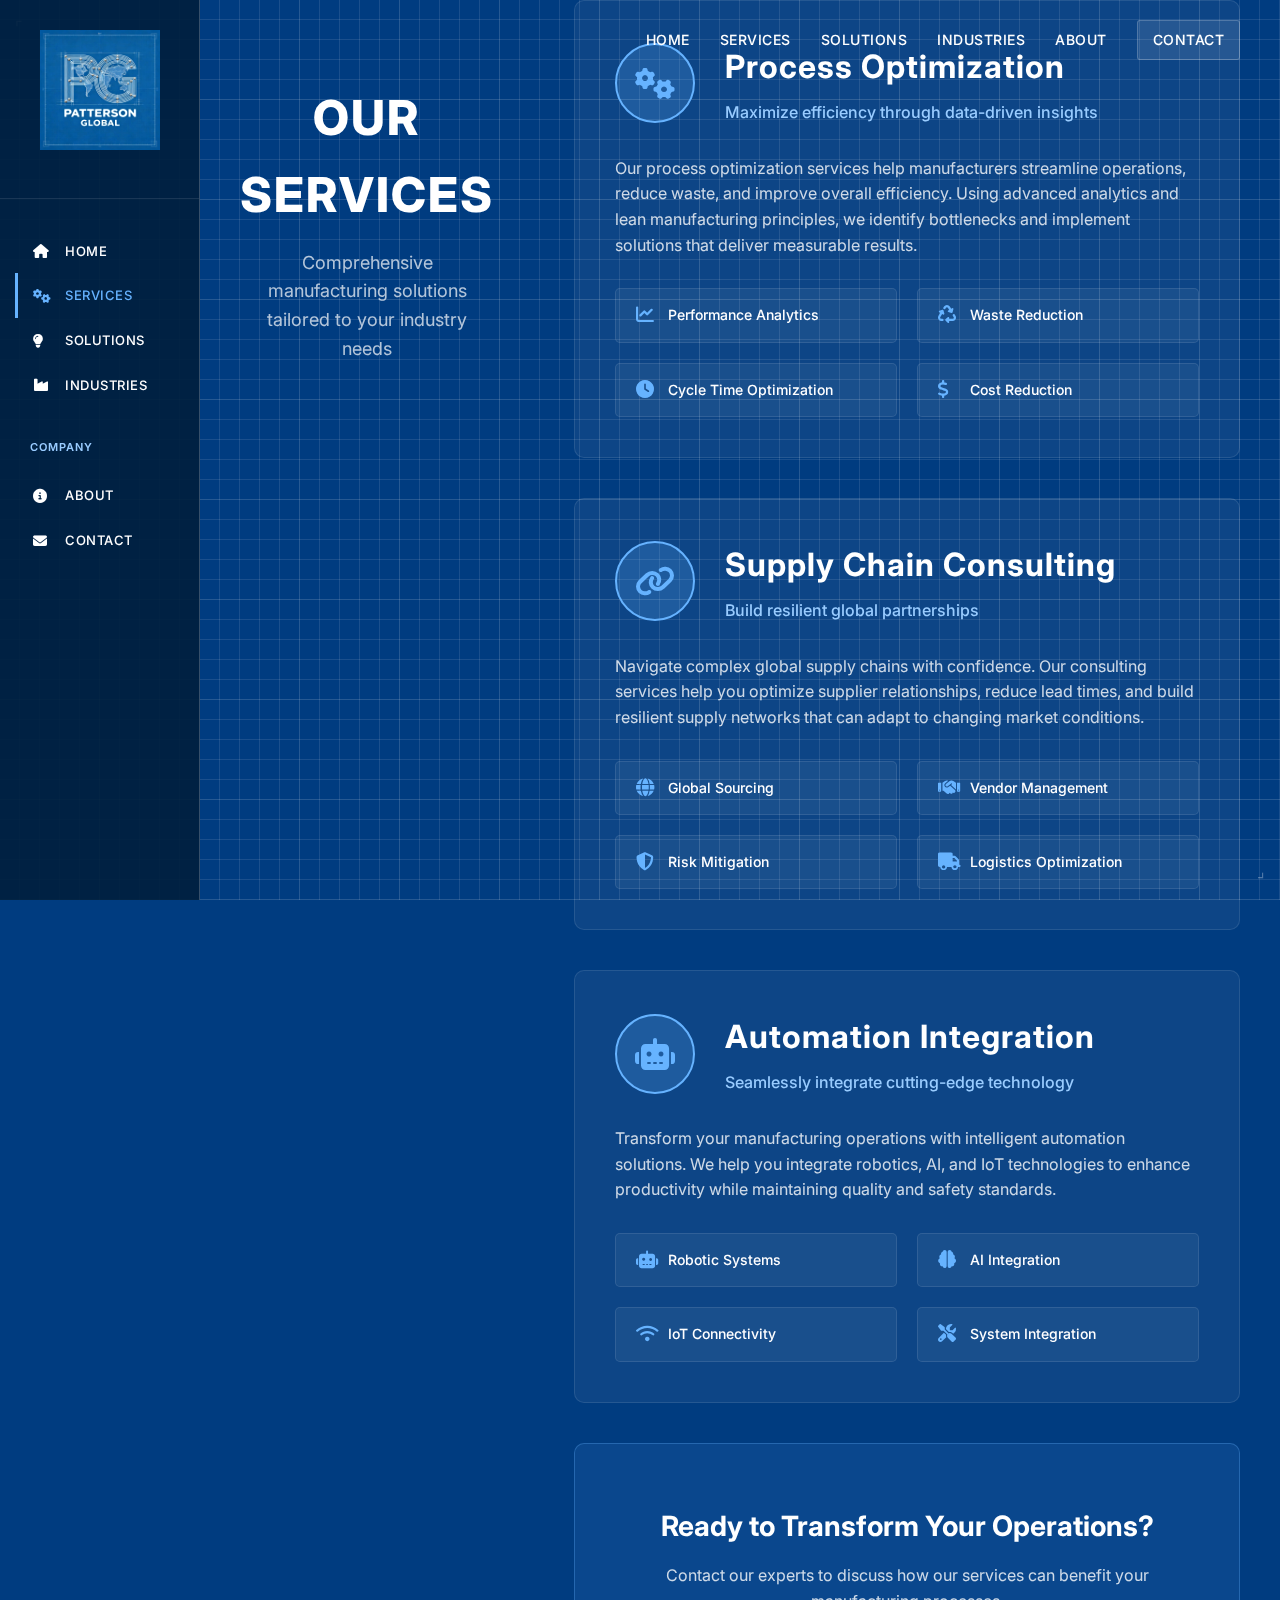
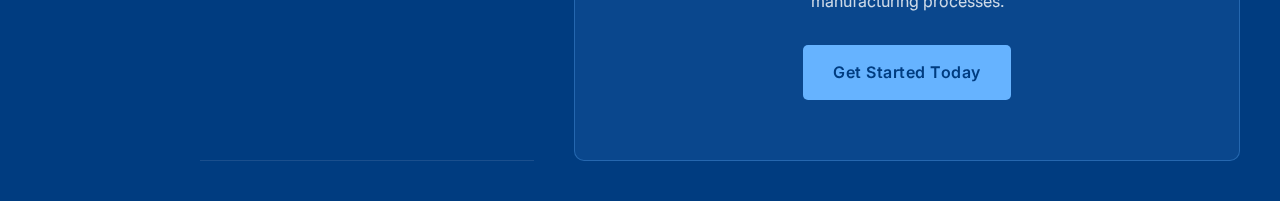
<file: services.html>
<!DOCTYPE html>
<html lang="en">
<head>
    <meta charset="UTF-8">
    <meta name="viewport" content="width=device-width, initial-scale=1.0">
    <title>Services - Patterson Global</title>
    <link rel="stylesheet" href="style.css">
    <link href="https://fonts.googleapis.com/css2?family=Inter:wght@300;400;500;600;700;800;900&display=swap" rel="stylesheet">
    <link rel="stylesheet" href="https://cdn.jsdelivr.net/npm/@fortawesome/fontawesome-free@6.4.0/css/all.min.css">
</head>
<body>
    <!-- Blueprint Grid Background -->
    <div class="blueprint-grid"></div>
    
    <!-- Main Container -->
    <div class="main-container">
        <!-- Top Navigation -->
        <nav class="top-nav">
            <div class="nav-items">
                <a href="index.html" class="nav-item">HOME</a>
                <a href="services.html" class="nav-item">SERVICES</a>
                <a href="solutions.html" class="nav-item">SOLUTIONS</a>
                <a href="industries.html" class="nav-item">INDUSTRIES</a>
                <a href="about.html" class="nav-item">ABOUT</a>
                <a href="contact.html" class="nav-item contact-btn">CONTACT</a>
            </div>
        </nav>

        <!-- Layout Container -->
        <div class="layout-container">
            <!-- Left Sidebar -->
            <aside class="left-sidebar">
                <!-- Patterson Global Logo -->
                <div class="logo-container">
                    <img src="patterson-global-logo.png" alt="Patterson Global Logo" class="pg-logo">
                </div>

                <!-- Navigation Menu -->
                <nav class="sidebar-nav">
                    <a href="index.html" class="nav-link">
                        <i class="fas fa-home"></i>
                        HOME
                    </a>
                    <a href="services.html" class="nav-link active">
                        <i class="fas fa-cogs"></i>
                        SERVICES
                    </a>
                    <a href="solutions.html" class="nav-link">
                        <i class="fas fa-lightbulb"></i>
                        SOLUTIONS
                    </a>
                    <a href="industries.html" class="nav-link">
                        <i class="fas fa-industry"></i>
                        INDUSTRIES
                    </a>
                    <div class="nav-section">
                        <span class="section-title">COMPANY</span>
                    </div>
                    <a href="about.html" class="nav-link">
                        <i class="fas fa-info-circle"></i>
                        ABOUT
                    </a>
                    <a href="contact.html" class="nav-link">
                        <i class="fas fa-envelope"></i>
                        CONTACT
                    </a>
                </nav>
            </aside>

            <!-- Main Content Area -->
            <main class="main-content">
                <!-- Page Header -->
                <section class="page-header">
                    <div class="header-content">
                        <h1 class="page-title">OUR SERVICES</h1>
                        <p class="page-subtitle">Comprehensive manufacturing solutions tailored to your industry needs</p>
                    </div>
                </section>

                <!-- Services Content -->
                <div class="page-content">
                    <!-- Process Optimization Service -->
                    <section class="service-detail">
                        <div class="service-header">
                            <div class="service-icon-large">
                                <i class="fas fa-cogs"></i>
                            </div>
                            <div class="service-info">
                                <h2>Process Optimization</h2>
                                <p class="service-tagline">Maximize efficiency through data-driven insights</p>
                            </div>
                        </div>
                        <div class="service-content">
                            <p>Our process optimization services help manufacturers streamline operations, reduce waste, and improve overall efficiency. Using advanced analytics and lean manufacturing principles, we identify bottlenecks and implement solutions that deliver measurable results.</p>
                            <div class="service-features">
                                <div class="feature">
                                    <i class="fas fa-chart-line"></i>
                                    <span>Performance Analytics</span>
                                </div>
                                <div class="feature">
                                    <i class="fas fa-recycle"></i>
                                    <span>Waste Reduction</span>
                                </div>
                                <div class="feature">
                                    <i class="fas fa-clock"></i>
                                    <span>Cycle Time Optimization</span>
                                </div>
                                <div class="feature">
                                    <i class="fas fa-dollar-sign"></i>
                                    <span>Cost Reduction</span>
                                </div>
                            </div>
                        </div>
                    </section>

                    <!-- Supply Chain Consulting Service -->
                    <section class="service-detail">
                        <div class="service-header">
                            <div class="service-icon-large">
                                <i class="fas fa-link"></i>
                            </div>
                            <div class="service-info">
                                <h2>Supply Chain Consulting</h2>
                                <p class="service-tagline">Build resilient global partnerships</p>
                            </div>
                        </div>
                        <div class="service-content">
                            <p>Navigate complex global supply chains with confidence. Our consulting services help you optimize supplier relationships, reduce lead times, and build resilient supply networks that can adapt to changing market conditions.</p>
                            <div class="service-features">
                                <div class="feature">
                                    <i class="fas fa-globe"></i>
                                    <span>Global Sourcing</span>
                                </div>
                                <div class="feature">
                                    <i class="fas fa-handshake"></i>
                                    <span>Vendor Management</span>
                                </div>
                                <div class="feature">
                                    <i class="fas fa-shield-alt"></i>
                                    <span>Risk Mitigation</span>
                                </div>
                                <div class="feature">
                                    <i class="fas fa-truck"></i>
                                    <span>Logistics Optimization</span>
                                </div>
                            </div>
                        </div>
                    </section>

                    <!-- Automation Integration Service -->
                    <section class="service-detail">
                        <div class="service-header">
                            <div class="service-icon-large">
                                <i class="fas fa-robot"></i>
                            </div>
                            <div class="service-info">
                                <h2>Automation Integration</h2>
                                <p class="service-tagline">Seamlessly integrate cutting-edge technology</p>
                            </div>
                        </div>
                        <div class="service-content">
                            <p>Transform your manufacturing operations with intelligent automation solutions. We help you integrate robotics, AI, and IoT technologies to enhance productivity while maintaining quality and safety standards.</p>
                            <div class="service-features">
                                <div class="feature">
                                    <i class="fas fa-robot"></i>
                                    <span>Robotic Systems</span>
                                </div>
                                <div class="feature">
                                    <i class="fas fa-brain"></i>
                                    <span>AI Integration</span>
                                </div>
                                <div class="feature">
                                    <i class="fas fa-wifi"></i>
                                    <span>IoT Connectivity</span>
                                </div>
                                <div class="feature">
                                    <i class="fas fa-tools"></i>
                                    <span>System Integration</span>
                                </div>
                            </div>
                        </div>
                    </section>

                    <!-- Call to Action -->
                    <section class="cta-section">
                        <h3>Ready to Transform Your Operations?</h3>
                        <p>Contact our experts to discuss how our services can benefit your manufacturing processes.</p>
                        <a href="contact.html" class="cta-button">Get Started Today</a>
                    </section>
                </div>
            </main>
        </div>
    </div>

    <script src="main.js"></script>
</body>
</html>
</file>
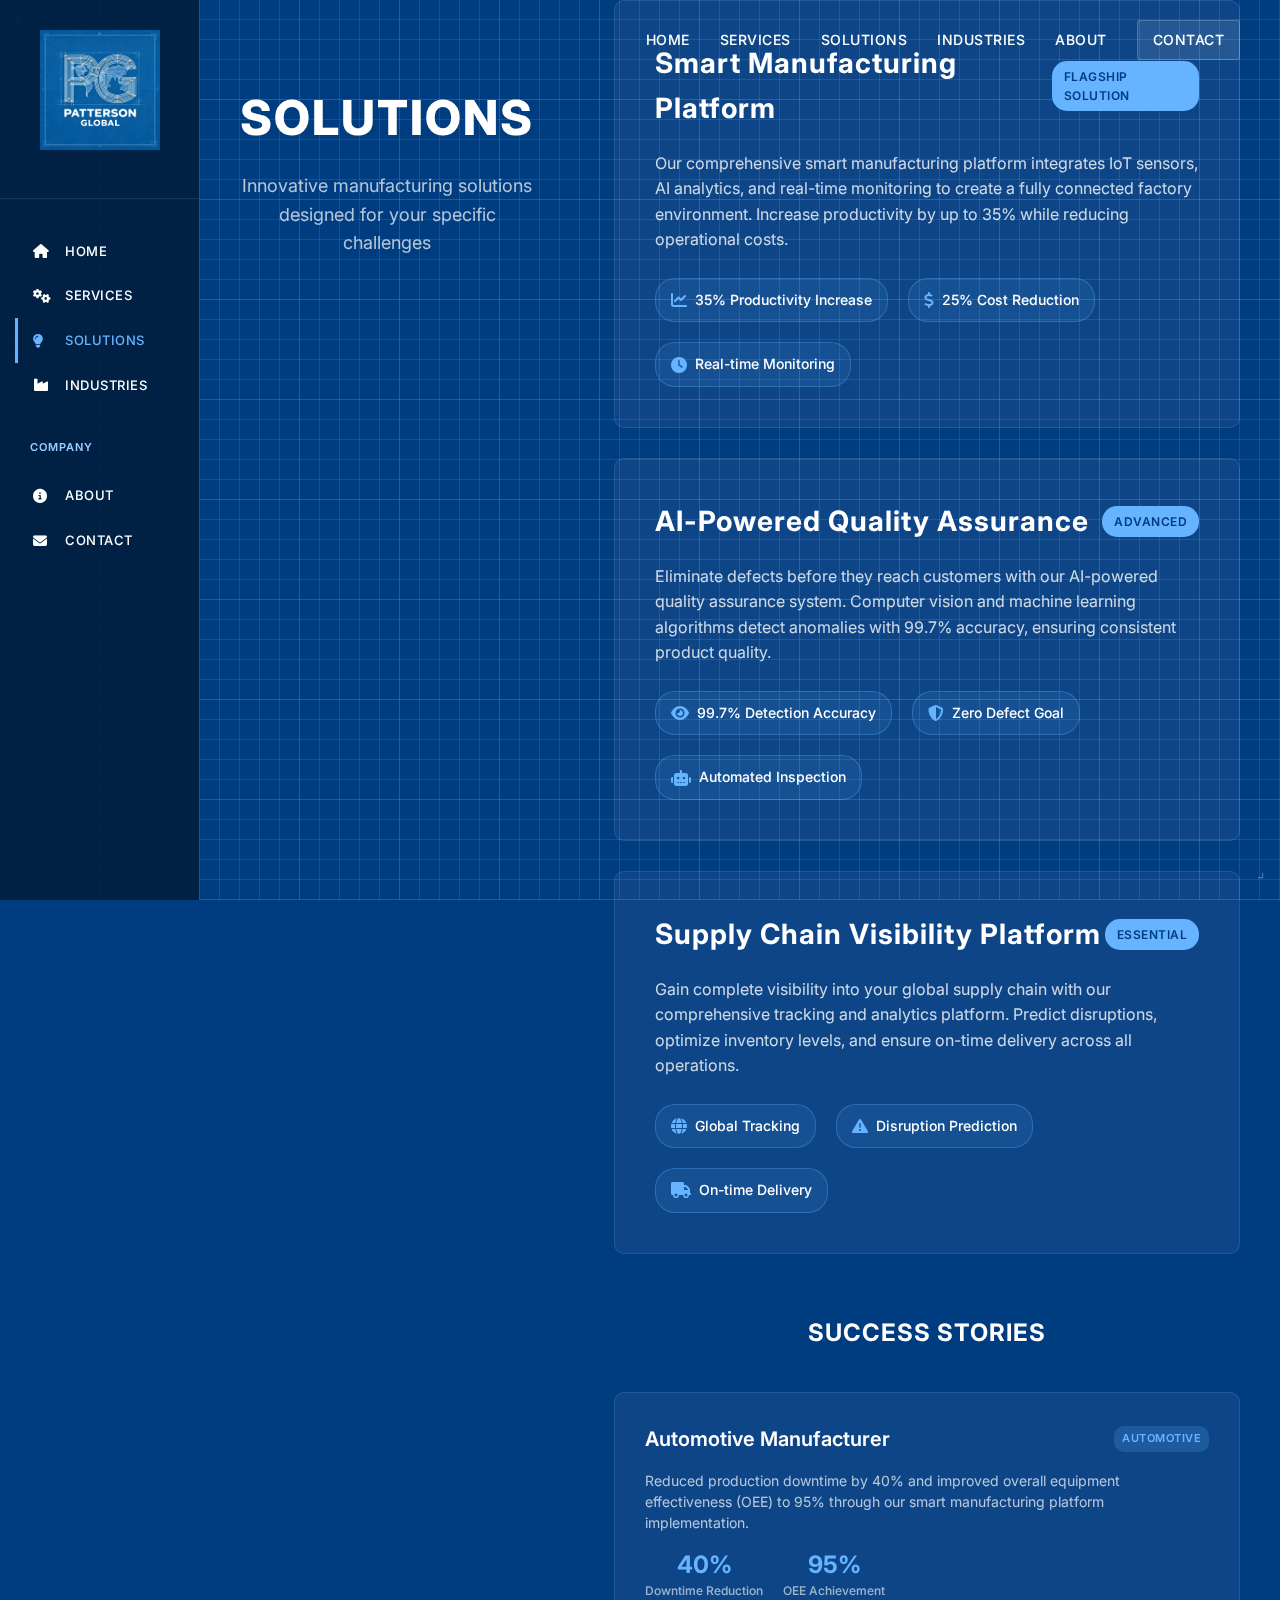
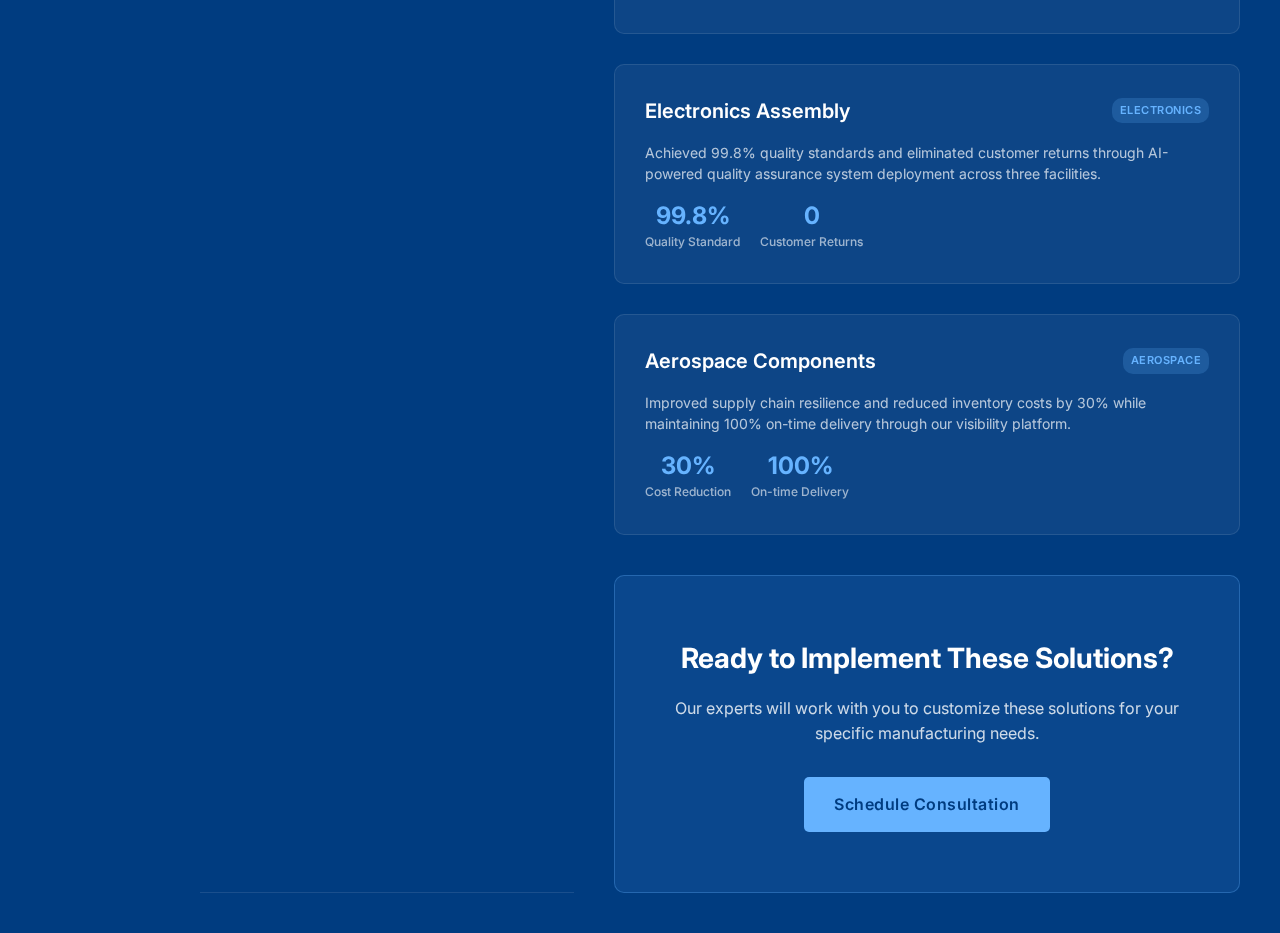
<file: solutions.html>
<!DOCTYPE html>
<html lang="en">
<head>
    <meta charset="UTF-8">
    <meta name="viewport" content="width=device-width, initial-scale=1.0">
    <title>Solutions - Patterson Global</title>
    <link rel="stylesheet" href="style.css">
    <link href="https://fonts.googleapis.com/css2?family=Inter:wght@300;400;500;600;700;800;900&display=swap" rel="stylesheet">
    <link rel="stylesheet" href="https://cdn.jsdelivr.net/npm/@fortawesome/fontawesome-free@6.4.0/css/all.min.css">
</head>
<body>
    <!-- Blueprint Grid Background -->
    <div class="blueprint-grid"></div>
    
    <!-- Main Container -->
    <div class="main-container">
        <!-- Top Navigation -->
        <nav class="top-nav">
            <div class="nav-items">
                <a href="index.html" class="nav-item">HOME</a>
                <a href="services.html" class="nav-item">SERVICES</a>
                <a href="solutions.html" class="nav-item">SOLUTIONS</a>
                <a href="industries.html" class="nav-item">INDUSTRIES</a>
                <a href="about.html" class="nav-item">ABOUT</a>
                <a href="contact.html" class="nav-item contact-btn">CONTACT</a>
            </div>
        </nav>

        <!-- Layout Container -->
        <div class="layout-container">
            <!-- Left Sidebar -->
            <aside class="left-sidebar">
                <!-- Patterson Global Logo -->
                <div class="logo-container">
                    <img src="patterson-global-logo.png" alt="Patterson Global Logo" class="pg-logo">
                </div>

                <!-- Navigation Menu -->
                <nav class="sidebar-nav">
                    <a href="index.html" class="nav-link">
                        <i class="fas fa-home"></i>
                        HOME
                    </a>
                    <a href="services.html" class="nav-link">
                        <i class="fas fa-cogs"></i>
                        SERVICES
                    </a>
                    <a href="solutions.html" class="nav-link active">
                        <i class="fas fa-lightbulb"></i>
                        SOLUTIONS
                    </a>
                    <a href="industries.html" class="nav-link">
                        <i class="fas fa-industry"></i>
                        INDUSTRIES
                    </a>
                    <div class="nav-section">
                        <span class="section-title">COMPANY</span>
                    </div>
                    <a href="about.html" class="nav-link">
                        <i class="fas fa-info-circle"></i>
                        ABOUT
                    </a>
                    <a href="contact.html" class="nav-link">
                        <i class="fas fa-envelope"></i>
                        CONTACT
                    </a>
                </nav>
            </aside>

            <!-- Main Content Area -->
            <main class="main-content">
                <!-- Page Header -->
                <section class="page-header">
                    <div class="header-content">
                        <h1 class="page-title">SOLUTIONS</h1>
                        <p class="page-subtitle">Innovative manufacturing solutions designed for your specific challenges</p>
                    </div>
                </section>

                <!-- Solutions Content -->
                <div class="page-content">
                    <!-- Smart Manufacturing Solution -->
                    <section class="solution-card">
                        <div class="solution-header">
                            <h2>Smart Manufacturing Platform</h2>
                            <div class="solution-badge">FLAGSHIP SOLUTION</div>
                        </div>
                        <div class="solution-content">
                            <p>Our comprehensive smart manufacturing platform integrates IoT sensors, AI analytics, and real-time monitoring to create a fully connected factory environment. Increase productivity by up to 35% while reducing operational costs.</p>
                            <div class="solution-benefits">
                                <div class="benefit">
                                    <i class="fas fa-chart-line"></i>
                                    <span>35% Productivity Increase</span>
                                </div>
                                <div class="benefit">
                                    <i class="fas fa-dollar-sign"></i>
                                    <span>25% Cost Reduction</span>
                                </div>
                                <div class="benefit">
                                    <i class="fas fa-clock"></i>
                                    <span>Real-time Monitoring</span>
                                </div>
                            </div>
                        </div>
                    </section>

                    <!-- Quality Assurance Solution -->
                    <section class="solution-card">
                        <div class="solution-header">
                            <h2>AI-Powered Quality Assurance</h2>
                            <div class="solution-badge">ADVANCED</div>
                        </div>
                        <div class="solution-content">
                            <p>Eliminate defects before they reach customers with our AI-powered quality assurance system. Computer vision and machine learning algorithms detect anomalies with 99.7% accuracy, ensuring consistent product quality.</p>
                            <div class="solution-benefits">
                                <div class="benefit">
                                    <i class="fas fa-eye"></i>
                                    <span>99.7% Detection Accuracy</span>
                                </div>
                                <div class="benefit">
                                    <i class="fas fa-shield-alt"></i>
                                    <span>Zero Defect Goal</span>
                                </div>
                                <div class="benefit">
                                    <i class="fas fa-robot"></i>
                                    <span>Automated Inspection</span>
                                </div>
                            </div>
                        </div>
                    </section>

                    <!-- Supply Chain Visibility Solution -->
                    <section class="solution-card">
                        <div class="solution-header">
                            <h2>Supply Chain Visibility Platform</h2>
                            <div class="solution-badge">ESSENTIAL</div>
                        </div>
                        <div class="solution-content">
                            <p>Gain complete visibility into your global supply chain with our comprehensive tracking and analytics platform. Predict disruptions, optimize inventory levels, and ensure on-time delivery across all operations.</p>
                            <div class="solution-benefits">
                                <div class="benefit">
                                    <i class="fas fa-globe"></i>
                                    <span>Global Tracking</span>
                                </div>
                                <div class="benefit">
                                    <i class="fas fa-exclamation-triangle"></i>
                                    <span>Disruption Prediction</span>
                                </div>
                                <div class="benefit">
                                    <i class="fas fa-truck"></i>
                                    <span>On-time Delivery</span>
                                </div>
                            </div>
                        </div>
                    </section>

                    <!-- Case Studies Section -->
                    <section class="case-studies">
                        <h2 class="section-title">SUCCESS STORIES</h2>
                        <div class="case-study-grid">
                            <div class="case-study">
                                <div class="case-study-header">
                                    <h3>Automotive Manufacturer</h3>
                                    <span class="industry-tag">AUTOMOTIVE</span>
                                </div>
                                <p>Reduced production downtime by 40% and improved overall equipment effectiveness (OEE) to 95% through our smart manufacturing platform implementation.</p>
                                <div class="case-study-metrics">
                                    <div class="metric">
                                        <span class="metric-value">40%</span>
                                        <span class="metric-label">Downtime Reduction</span>
                                    </div>
                                    <div class="metric">
                                        <span class="metric-value">95%</span>
                                        <span class="metric-label">OEE Achievement</span>
                                    </div>
                                </div>
                            </div>

                            <div class="case-study">
                                <div class="case-study-header">
                                    <h3>Electronics Assembly</h3>
                                    <span class="industry-tag">ELECTRONICS</span>
                                </div>
                                <p>Achieved 99.8% quality standards and eliminated customer returns through AI-powered quality assurance system deployment across three facilities.</p>
                                <div class="case-study-metrics">
                                    <div class="metric">
                                        <span class="metric-value">99.8%</span>
                                        <span class="metric-label">Quality Standard</span>
                                    </div>
                                    <div class="metric">
                                        <span class="metric-value">0</span>
                                        <span class="metric-label">Customer Returns</span>
                                    </div>
                                </div>
                            </div>

                            <div class="case-study">
                                <div class="case-study-header">
                                    <h3>Aerospace Components</h3>
                                    <span class="industry-tag">AEROSPACE</span>
                                </div>
                                <p>Improved supply chain resilience and reduced inventory costs by 30% while maintaining 100% on-time delivery through our visibility platform.</p>
                                <div class="case-study-metrics">
                                    <div class="metric">
                                        <span class="metric-value">30%</span>
                                        <span class="metric-label">Cost Reduction</span>
                                    </div>
                                    <div class="metric">
                                        <span class="metric-value">100%</span>
                                        <span class="metric-label">On-time Delivery</span>
                                    </div>
                                </div>
                            </div>
                        </div>
                    </section>

                    <!-- Call to Action -->
                    <section class="cta-section">
                        <h3>Ready to Implement These Solutions?</h3>
                        <p>Our experts will work with you to customize these solutions for your specific manufacturing needs.</p>
                        <a href="contact.html" class="cta-button">Schedule Consultation</a>
                    </section>
                </div>
            </main>
        </div>
    </div>

    <script src="main.js"></script>
</body>
</html>
</file>
<file: style.css>
/* Patterson Global - Blueprint Style CSS */

/* Reset and Base Styles */
* {
    margin: 0;
    padding: 0;
    box-sizing: border-box;
}

body {
    font-family: 'Inter', Arial, sans-serif;
    background: #003c80;
    color: #ffffff;
    overflow-x: hidden;
    line-height: 1.6;
}

/* Blueprint Grid Background */
.blueprint-grid {
    position: fixed;
    top: 0;
    left: 0;
    width: 100vw;
    height: 100vh;
    z-index: -1;
    background-image: 
        linear-gradient(rgba(255, 255, 255, 0.1) 1px, transparent 1px),
        linear-gradient(90deg, rgba(255, 255, 255, 0.1) 1px, transparent 1px),
        linear-gradient(rgba(255, 255, 255, 0.05) 1px, transparent 1px),
        linear-gradient(90deg, rgba(255, 255, 255, 0.05) 1px, transparent 1px);
    background-size: 20px 20px, 20px 20px, 100px 100px, 100px 100px;
    background-position: -1px -1px, -1px -1px, -1px -1px, -1px -1px;
}

/* Main Container */
.main-container {
    position: relative;
    min-height: 100vh;
    width: 100%;
}

/* Top Navigation */
.top-nav {
    position: fixed;
    top: 0;
    right: 0;
    z-index: 1000;
    padding: 20px 40px;
}

.nav-items {
    display: flex;
    align-items: center;
    gap: 30px;
}

.nav-item {
    color: #ffffff;
    text-decoration: none;
    font-size: 14px;
    font-weight: 500;
    letter-spacing: 0.5px;
    transition: color 0.3s ease;
}

.nav-item:hover {
    color: #66b3ff;
}

.nav-item i {
    font-size: 10px;
    margin-left: 5px;
}

.contact-btn {
    background: rgba(255, 255, 255, 0.1);
    padding: 8px 15px;
    border-radius: 3px;
    border: 1px solid rgba(255, 255, 255, 0.2);
    transition: all 0.3s ease;
}

.contact-btn:hover {
    background: rgba(102, 179, 255, 0.2);
    border-color: #66b3ff;
    color: #66b3ff;
}

/* Layout Container */
.layout-container {
    display: flex;
    min-height: 100vh;
}

/* Left Sidebar */
.left-sidebar {
    width: 200px;
    background: rgba(0, 30, 60, 0.9);
    border-right: 1px solid rgba(255, 255, 255, 0.2);
    padding: 30px 0;
    position: fixed;
    height: 100vh;
    z-index: 999;
}

/* Patterson Global Logo in Sidebar */
.logo-container {
    padding: 0 30px 40px;
    border-bottom: 1px solid rgba(255, 255, 255, 0.1);
    margin-bottom: 30px;
    text-align: center;
}

.pg-logo {
    width: 100%;
    max-width: 120px;
    height: auto;
    transition: all 0.3s ease;
    filter: brightness(1.1);
}

.pg-logo:hover {
    transform: scale(1.05);
    filter: brightness(1.3);
}

/* Sidebar Navigation */
.sidebar-nav {
    padding: 0 30px;
}

.nav-link {
    display: flex;
    align-items: center;
    color: #ffffff;
    text-decoration: none;
    padding: 12px 0;
    font-size: 13px;
    font-weight: 500;
    letter-spacing: 0.5px;
    transition: color 0.3s ease;
    border-left: 3px solid transparent;
    padding-left: 15px;
    margin-left: -15px;
}

.nav-link:hover,
.nav-link.active {
    color: #66b3ff;
    border-left-color: #66b3ff;
}

.nav-link i {
    width: 20px;
    margin-right: 12px;
    font-size: 14px;
}

.nav-section {
    margin: 25px 0 15px;
}

.section-title {
    font-size: 11px;
    font-weight: 600;
    letter-spacing: 1px;
    color: #99ccff;
    text-transform: uppercase;
}

/* Main Content */
.main-content {
    margin-left: 200px;
    display: flex;
    min-height: 100vh;
}

/* Hero Section */
.hero-section {
    flex: 1;
    display: flex;
    align-items: center;
    justify-content: center;
    padding: 60px 40px;
    position: relative;
    background: radial-gradient(ellipse at center, rgba(102, 179, 255, 0.05) 0%, transparent 70%);
}

.hero-logo {
    text-align: center;
}

.pg-hero-container {
    position: relative;
    display: inline-block;
    margin-bottom: 40px;
    padding: 20px;
    border: 1px solid rgba(255, 255, 255, 0.1);
    border-radius: 10px;
    background: rgba(255, 255, 255, 0.02);
    backdrop-filter: blur(10px);
}

.pg-hero-image {
    width: 100%;
    max-width: 500px;
    height: auto;
    margin: 0 auto;
    display: block;
    filter: brightness(1.1) contrast(1.1);
    transition: all 0.6s ease;
}

.pg-hero-image:hover {
    transform: scale(1.02);
    filter: brightness(1.2) contrast(1.2);
}

.company-title {
    font-size: 48px;
    font-weight: 800;
    letter-spacing: 2px;
    line-height: 0.9;
    color: #ffffff;
    text-align: center;
}

/* Right Panel */
.right-panel {
    width: 500px;
    padding: 80px 40px 40px;
    background: rgba(0, 20, 40, 0.7);
    border-left: 1px solid rgba(255, 255, 255, 0.1);
}

/* Services Section */
.services-section {
    margin-bottom: 60px;
}

.services-section .section-title {
    font-size: 18px;
    font-weight: 700;
    margin-bottom: 30px;
    color: #ffffff;
    letter-spacing: 1px;
}

.services-grid {
    display: grid;
    grid-template-columns: 1fr 1fr;
    gap: 20px;
    margin-bottom: 20px;
}

.service-card {
    background: rgba(255, 255, 255, 0.05);
    border: 1px solid rgba(255, 255, 255, 0.1);
    border-radius: 5px;
    padding: 25px 20px;
    text-align: center;
    transition: all 0.3s ease;
}

.service-card:hover {
    background: rgba(255, 255, 255, 0.08);
    border-color: rgba(255, 255, 255, 0.2);
}

.service-card:nth-child(3) {
    grid-column: span 2;
}

.service-icon {
    font-size: 24px;
    color: #66b3ff;
    margin-bottom: 15px;
}

.service-card h3 {
    font-size: 12px;
    font-weight: 600;
    margin-bottom: 10px;
    letter-spacing: 0.5px;
    color: #ffffff;
}

.service-card p {
    font-size: 11px;
    color: rgba(255, 255, 255, 0.7);
    line-height: 1.4;
}

/* Global Reach Section */
.global-reach-section .section-title {
    font-size: 18px;
    font-weight: 700;
    margin-bottom: 30px;
    color: #ffffff;
    letter-spacing: 1px;
}

.world-map-container {
    position: relative;
    height: 250px;
    background: rgba(255, 255, 255, 0.05);
    border: 1px solid rgba(255, 255, 255, 0.1);
    border-radius: 5px;
    margin-bottom: 20px;
    overflow: hidden;
}

.world-map {
    width: 100%;
    height: 100%;
    background-image: url('data:image/svg+xml,<svg xmlns="http://www.w3.org/2000/svg" viewBox="0 0 900 450"><g stroke="white" stroke-width="1" fill="none" opacity="0.3"><path d="M70,100 C120,80 180,90 230,100 C280,110 330,105 380,100 M400,120 C450,110 500,115 550,120 C600,125 650,120 700,120 M100,180 C150,170 200,175 250,180 C300,185 350,180 400,180 M480,210 C530,200 580,205 630,210 C680,215 730,210 780,210 M170,140 C220,130 270,135 320,140 M520,160 C570,150 620,155 670,160 M60,260 C110,250 160,255 210,260 M350,290 C400,280 450,285 500,290"/><path d="M150,80 L150,320 M300,70 L300,330 M450,75 L450,325 M600,70 L600,330 M750,80 L750,320" stroke="white" stroke-width="0.5" opacity="0.1"/><path d="M50,120 L850,120 M50,180 L850,180 M50,240 L850,240 M50,300 L850,300" stroke="white" stroke-width="0.5" opacity="0.1"/></g></svg>');
    background-repeat: no-repeat;
    background-position: center;
    background-size: 85%;
}

.connection-points {
    position: absolute;
    top: 0;
    left: 0;
    width: 100%;
    height: 100%;
}

.point {
    position: absolute;
    width: 8px;
    height: 8px;
    background: #66b3ff;
    border-radius: 50%;
    box-shadow: 0 0 10px rgba(102, 179, 255, 0.5);
    animation: pulse 2s infinite;
}

.point-1 { top: 30%; left: 20%; }
.point-2 { top: 40%; left: 45%; }
.point-3 { top: 50%; left: 70%; }
.point-4 { top: 60%; left: 25%; }
.point-5 { top: 70%; left: 60%; }
.point-6 { top: 35%; left: 80%; }

@keyframes pulse {
    0%, 100% { opacity: 1; transform: scale(1); }
    50% { opacity: 0.5; transform: scale(1.2); }
}

.reach-description {
    text-align: center;
    font-size: 14px;
    font-weight: 600;
    letter-spacing: 1px;
    color: #99ccff;
}

/* Responsive Design */
@media (max-width: 1200px) {
    .right-panel {
        width: 400px;
    }
    
    .pg-letters {
        font-size: 150px;
    }
    
    .company-title {
        font-size: 36px;
    }
}

@media (max-width: 768px) {
    .left-sidebar {
        width: 160px;
    }

    .main-content {
        margin-left: 160px;
        flex-direction: column;
    }

    .right-panel {
        width: 100%;
        padding: 40px 20px;
    }

    .top-nav {
        padding: 15px 20px;
    }

    .nav-items {
        gap: 15px;
    }

    .nav-item {
        font-size: 12px;
    }

    .pg-letters {
        font-size: 120px;
    }

    .company-title {
        font-size: 28px;
    }

    .services-grid {
        grid-template-columns: 1fr;
    }

    .service-card:nth-child(3) {
        grid-column: span 1;
    }

    /* Page-specific mobile styles */
    .contact-grid {
        grid-template-columns: 1fr;
        gap: 40px;
    }

    .form-row {
        grid-template-columns: 1fr;
        gap: 0;
    }

    .industries-grid {
        grid-template-columns: 1fr;
    }

    .case-study-grid {
        grid-template-columns: 1fr;
    }

    .stats-grid {
        grid-template-columns: repeat(2, 1fr);
    }

    .leadership-grid {
        grid-template-columns: 1fr;
    }

    .mission-vision-grid {
        grid-template-columns: 1fr;
    }

    .values-grid {
        grid-template-columns: repeat(2, 1fr);
    }

    .expertise-content {
        grid-template-columns: 1fr;
    }

    .emergency-card {
        flex-direction: column;
        text-align: center;
        gap: 20px;
    }
}

@media (max-width: 480px) {
    .left-sidebar {
        width: 100%;
        height: auto;
        position: relative;
    }
    
    .main-content {
        margin-left: 0;
    }
    
    .layout-container {
        flex-direction: column;
    }
    
    .hero-section {
        padding: 40px 20px;
    }
    
    .pg-letters {
        font-size: 80px;
    }
    
    .company-title {
        font-size: 24px;
    }
}

/* Blueprint Corner Markers */
.main-container::before,
.main-container::after {
    content: '';
    position: fixed;
    width: 20px;
    height: 20px;
    border: 2px solid rgba(255, 255, 255, 0.3);
    z-index: 10;
}

.main-container::before {
    top: 20px;
    left: 20px;
    border-right: none;
    border-bottom: none;
}

.main-container::after {
    bottom: 20px;
    right: 20px;
    border-left: none;
    border-top: none;
}

/* Additional Blueprint Elements */
.hero-section::before {
    content: 'PG-001';
    position: absolute;
    top: 20px;
    right: 20px;
    font-size: 12px;
    color: rgba(255, 255, 255, 0.3);
    font-weight: 600;
    letter-spacing: 1px;
}

.services-section::before {
    content: 'SEC-01';
    position: absolute;
    top: 80px;
    right: 10px;
    font-size: 10px;
    color: rgba(255, 255, 255, 0.2);
    font-weight: 600;
}

.global-reach-section::before {
    content: 'SEC-02';
    position: absolute;
    bottom: 40px;
    right: 10px;
    font-size: 10px;
    color: rgba(255, 255, 255, 0.2);
    font-weight: 600;
}

/* Blueprint measurement lines */
.right-panel::after {
    content: '';
    position: absolute;
    top: 0;
    right: -1px;
    height: 100%;
    width: 1px;
    background: linear-gradient(to bottom, 
        transparent 0%, 
        rgba(255, 255, 255, 0.1) 10%, 
        rgba(255, 255, 255, 0.1) 90%, 
        transparent 100%);
}

/* Blueprint corner details */
.main-container::before {
    content: '⌜';
    position: fixed;
    top: 15px;
    left: 15px;
    font-size: 16px;
    color: rgba(255, 255, 255, 0.3);
    z-index: 10;
    border: none;
    width: auto;
    height: auto;
}

.main-container::after {
    content: '⌟';
    position: fixed;
    bottom: 15px;
    right: 15px;
    font-size: 16px;
    color: rgba(255, 255, 255, 0.3);
    z-index: 10;
    border: none;
    width: auto;
    height: auto;
}

/* Page Header Styles */
.page-header {
    padding: 80px 40px 40px;
    text-align: center;
    border-bottom: 1px solid rgba(255, 255, 255, 0.1);
    margin-bottom: 40px;
}

.page-title {
    font-size: 48px;
    font-weight: 800;
    letter-spacing: 2px;
    color: #ffffff;
    margin-bottom: 15px;
}

.page-subtitle {
    font-size: 18px;
    color: rgba(255, 255, 255, 0.7);
    font-weight: 400;
}

/* Page Content */
.page-content {
    padding: 0 40px 40px;
    max-width: 1200px;
    margin: 0 auto;
}

/* Service Detail Styles */
.service-detail {
    background: rgba(255, 255, 255, 0.05);
    border: 1px solid rgba(255, 255, 255, 0.1);
    border-radius: 10px;
    padding: 40px;
    margin-bottom: 40px;
    transition: all 0.3s ease;
}

.service-detail:hover {
    background: rgba(255, 255, 255, 0.08);
    border-color: rgba(255, 255, 255, 0.2);
}

.service-header {
    display: flex;
    align-items: center;
    margin-bottom: 30px;
}

.service-icon-large {
    width: 80px;
    height: 80px;
    background: rgba(102, 179, 255, 0.2);
    border: 2px solid #66b3ff;
    border-radius: 50%;
    display: flex;
    align-items: center;
    justify-content: center;
    margin-right: 30px;
    flex-shrink: 0;
}

.service-icon-large i {
    font-size: 32px;
    color: #66b3ff;
}

.service-info h2 {
    font-size: 32px;
    font-weight: 700;
    color: #ffffff;
    margin-bottom: 8px;
    letter-spacing: 1px;
}

.service-tagline {
    font-size: 16px;
    color: #99ccff;
    font-weight: 500;
}

.service-content p {
    font-size: 16px;
    line-height: 1.6;
    color: rgba(255, 255, 255, 0.8);
    margin-bottom: 30px;
}

.service-features {
    display: grid;
    grid-template-columns: repeat(auto-fit, minmax(200px, 1fr));
    gap: 20px;
}

.feature {
    display: flex;
    align-items: center;
    padding: 15px 20px;
    background: rgba(255, 255, 255, 0.05);
    border: 1px solid rgba(255, 255, 255, 0.1);
    border-radius: 5px;
    transition: all 0.3s ease;
}

.feature:hover {
    background: rgba(102, 179, 255, 0.1);
    border-color: #66b3ff;
}

.feature i {
    font-size: 18px;
    color: #66b3ff;
    margin-right: 12px;
    width: 20px;
}

.feature span {
    font-size: 14px;
    font-weight: 500;
    color: #ffffff;
}

/* Call to Action Section */
.cta-section {
    text-align: center;
    padding: 60px 40px;
    background: rgba(102, 179, 255, 0.1);
    border: 1px solid rgba(102, 179, 255, 0.3);
    border-radius: 10px;
    margin-top: 40px;
}

.cta-section h3 {
    font-size: 28px;
    font-weight: 700;
    color: #ffffff;
    margin-bottom: 15px;
}

.cta-section p {
    font-size: 16px;
    color: rgba(255, 255, 255, 0.8);
    margin-bottom: 30px;
}

.cta-button {
    display: inline-block;
    background: #66b3ff;
    color: #003c80;
    padding: 15px 30px;
    border-radius: 5px;
    text-decoration: none;
    font-weight: 600;
    font-size: 16px;
    letter-spacing: 0.5px;
    transition: all 0.3s ease;
}

.cta-button:hover {
    background: #ffffff;
    transform: translateY(-2px);
    box-shadow: 0 5px 15px rgba(102, 179, 255, 0.3);
}

/* Solution Card Styles */
.solution-card {
    background: rgba(255, 255, 255, 0.05);
    border: 1px solid rgba(255, 255, 255, 0.1);
    border-radius: 10px;
    padding: 40px;
    margin-bottom: 30px;
    transition: all 0.3s ease;
}

.solution-card:hover {
    background: rgba(255, 255, 255, 0.08);
    border-color: rgba(102, 179, 255, 0.3);
    transform: translateY(-2px);
}

.solution-header {
    display: flex;
    justify-content: space-between;
    align-items: center;
    margin-bottom: 20px;
}

.solution-header h2 {
    font-size: 28px;
    font-weight: 700;
    color: #ffffff;
    letter-spacing: 1px;
}

.solution-badge {
    background: #66b3ff;
    color: #003c80;
    padding: 6px 12px;
    border-radius: 15px;
    font-size: 12px;
    font-weight: 600;
    letter-spacing: 0.5px;
}

.solution-content p {
    font-size: 16px;
    line-height: 1.6;
    color: rgba(255, 255, 255, 0.8);
    margin-bottom: 25px;
}

.solution-benefits {
    display: flex;
    gap: 20px;
    flex-wrap: wrap;
}

.benefit {
    display: flex;
    align-items: center;
    padding: 10px 15px;
    background: rgba(102, 179, 255, 0.1);
    border: 1px solid rgba(102, 179, 255, 0.3);
    border-radius: 20px;
    font-size: 14px;
    font-weight: 500;
    color: #ffffff;
}

.benefit i {
    color: #66b3ff;
    margin-right: 8px;
    font-size: 16px;
}

/* Case Studies Styles */
.case-studies {
    margin-top: 60px;
}

.case-studies .section-title {
    font-size: 24px;
    font-weight: 700;
    color: #ffffff;
    text-align: center;
    margin-bottom: 40px;
    letter-spacing: 1px;
}

.case-study-grid {
    display: grid;
    grid-template-columns: repeat(auto-fit, minmax(350px, 1fr));
    gap: 30px;
}

.case-study {
    background: rgba(255, 255, 255, 0.05);
    border: 1px solid rgba(255, 255, 255, 0.1);
    border-radius: 10px;
    padding: 30px;
    transition: all 0.3s ease;
}

.case-study:hover {
    background: rgba(255, 255, 255, 0.08);
    border-color: rgba(255, 255, 255, 0.2);
}

.case-study-header {
    display: flex;
    justify-content: space-between;
    align-items: center;
    margin-bottom: 15px;
}

.case-study-header h3 {
    font-size: 20px;
    font-weight: 600;
    color: #ffffff;
}

.industry-tag {
    background: rgba(102, 179, 255, 0.2);
    color: #66b3ff;
    padding: 4px 8px;
    border-radius: 10px;
    font-size: 11px;
    font-weight: 600;
    letter-spacing: 0.5px;
}

.case-study p {
    font-size: 14px;
    line-height: 1.5;
    color: rgba(255, 255, 255, 0.7);
    margin-bottom: 20px;
}

.case-study-metrics {
    display: flex;
    gap: 20px;
}

.metric {
    text-align: center;
}

.metric-value {
    display: block;
    font-size: 24px;
    font-weight: 700;
    color: #66b3ff;
    line-height: 1;
}

.metric-label {
    font-size: 12px;
    color: rgba(255, 255, 255, 0.6);
    font-weight: 500;
}

/* Industries Grid Styles */
.industries-grid {
    display: grid;
    grid-template-columns: repeat(auto-fit, minmax(350px, 1fr));
    gap: 30px;
    margin-bottom: 60px;
}

.industry-card {
    background: rgba(255, 255, 255, 0.05);
    border: 1px solid rgba(255, 255, 255, 0.1);
    border-radius: 10px;
    padding: 30px;
    text-align: center;
    transition: all 0.3s ease;
}

.industry-card:hover {
    background: rgba(255, 255, 255, 0.08);
    border-color: rgba(102, 179, 255, 0.3);
    transform: translateY(-5px);
}

.industry-icon {
    width: 80px;
    height: 80px;
    background: rgba(102, 179, 255, 0.2);
    border: 2px solid #66b3ff;
    border-radius: 50%;
    display: flex;
    align-items: center;
    justify-content: center;
    margin: 0 auto 20px;
}

.industry-icon i {
    font-size: 32px;
    color: #66b3ff;
}

.industry-card h3 {
    font-size: 24px;
    font-weight: 700;
    color: #ffffff;
    margin-bottom: 15px;
    letter-spacing: 1px;
}

.industry-card p {
    font-size: 14px;
    line-height: 1.5;
    color: rgba(255, 255, 255, 0.7);
    margin-bottom: 25px;
}

.industry-stats {
    display: flex;
    justify-content: space-around;
    padding-top: 20px;
    border-top: 1px solid rgba(255, 255, 255, 0.1);
}

.stat {
    text-align: center;
}

.stat-number {
    display: block;
    font-size: 20px;
    font-weight: 700;
    color: #66b3ff;
    line-height: 1;
}

.stat-label {
    font-size: 12px;
    color: rgba(255, 255, 255, 0.6);
    font-weight: 500;
}

/* Expertise Section Styles */
.expertise-section {
    margin-bottom: 60px;
}

.expertise-section .section-title {
    font-size: 24px;
    font-weight: 700;
    color: #ffffff;
    text-align: center;
    margin-bottom: 40px;
    letter-spacing: 1px;
}

.expertise-content {
    display: grid;
    grid-template-columns: repeat(auto-fit, minmax(300px, 1fr));
    gap: 30px;
}

.expertise-item {
    display: flex;
    align-items: flex-start;
    padding: 25px;
    background: rgba(255, 255, 255, 0.05);
    border: 1px solid rgba(255, 255, 255, 0.1);
    border-radius: 10px;
    transition: all 0.3s ease;
}

.expertise-item:hover {
    background: rgba(255, 255, 255, 0.08);
    border-color: rgba(255, 255, 255, 0.2);
}

.expertise-icon {
    width: 50px;
    height: 50px;
    background: rgba(102, 179, 255, 0.2);
    border: 1px solid #66b3ff;
    border-radius: 50%;
    display: flex;
    align-items: center;
    justify-content: center;
    margin-right: 20px;
    flex-shrink: 0;
}

.expertise-icon i {
    font-size: 20px;
    color: #66b3ff;
}

.expertise-text h4 {
    font-size: 18px;
    font-weight: 600;
    color: #ffffff;
    margin-bottom: 8px;
}

.expertise-text p {
    font-size: 14px;
    line-height: 1.5;
    color: rgba(255, 255, 255, 0.7);
}

/* About Page Styles */
.about-section {
    margin-bottom: 60px;
}

.about-section .section-title {
    font-size: 24px;
    font-weight: 700;
    color: #ffffff;
    margin-bottom: 30px;
    letter-spacing: 1px;
}

.about-content p {
    font-size: 16px;
    line-height: 1.7;
    color: rgba(255, 255, 255, 0.8);
    margin-bottom: 20px;
}

/* Mission & Vision Styles */
.mission-vision {
    margin-bottom: 60px;
}

.mission-vision-grid {
    display: grid;
    grid-template-columns: repeat(auto-fit, minmax(400px, 1fr));
    gap: 30px;
}

.mission-card, .vision-card {
    background: rgba(255, 255, 255, 0.05);
    border: 1px solid rgba(255, 255, 255, 0.1);
    border-radius: 10px;
    padding: 40px;
    text-align: center;
    transition: all 0.3s ease;
}

.mission-card:hover, .vision-card:hover {
    background: rgba(255, 255, 255, 0.08);
    border-color: rgba(102, 179, 255, 0.3);
}

.card-icon {
    width: 60px;
    height: 60px;
    background: rgba(102, 179, 255, 0.2);
    border: 2px solid #66b3ff;
    border-radius: 50%;
    display: flex;
    align-items: center;
    justify-content: center;
    margin: 0 auto 20px;
}

.card-icon i {
    font-size: 24px;
    color: #66b3ff;
}

.mission-card h3, .vision-card h3 {
    font-size: 24px;
    font-weight: 700;
    color: #ffffff;
    margin-bottom: 15px;
    letter-spacing: 1px;
}

.mission-card p, .vision-card p {
    font-size: 16px;
    line-height: 1.6;
    color: rgba(255, 255, 255, 0.8);
}

/* Values Section Styles */
.values-section {
    margin-bottom: 60px;
}

.values-section .section-title {
    font-size: 24px;
    font-weight: 700;
    color: #ffffff;
    text-align: center;
    margin-bottom: 40px;
    letter-spacing: 1px;
}

.values-grid {
    display: grid;
    grid-template-columns: repeat(auto-fit, minmax(250px, 1fr));
    gap: 25px;
}

.value-item {
    background: rgba(255, 255, 255, 0.05);
    border: 1px solid rgba(255, 255, 255, 0.1);
    border-radius: 10px;
    padding: 30px;
    text-align: center;
    transition: all 0.3s ease;
}

.value-item:hover {
    background: rgba(255, 255, 255, 0.08);
    border-color: rgba(102, 179, 255, 0.3);
    transform: translateY(-3px);
}

.value-icon {
    width: 50px;
    height: 50px;
    background: rgba(102, 179, 255, 0.2);
    border: 1px solid #66b3ff;
    border-radius: 50%;
    display: flex;
    align-items: center;
    justify-content: center;
    margin: 0 auto 15px;
}

.value-icon i {
    font-size: 20px;
    color: #66b3ff;
}

.value-item h4 {
    font-size: 18px;
    font-weight: 600;
    color: #ffffff;
    margin-bottom: 10px;
}

.value-item p {
    font-size: 14px;
    line-height: 1.5;
    color: rgba(255, 255, 255, 0.7);
}

/* Stats Section Styles */
.stats-section {
    margin-bottom: 60px;
}

.stats-section .section-title {
    font-size: 24px;
    font-weight: 700;
    color: #ffffff;
    text-align: center;
    margin-bottom: 40px;
    letter-spacing: 1px;
}

.stats-grid {
    display: grid;
    grid-template-columns: repeat(auto-fit, minmax(200px, 1fr));
    gap: 25px;
}

.stat-card {
    background: rgba(102, 179, 255, 0.1);
    border: 1px solid rgba(102, 179, 255, 0.3);
    border-radius: 10px;
    padding: 30px;
    text-align: center;
    transition: all 0.3s ease;
}

.stat-card:hover {
    background: rgba(102, 179, 255, 0.15);
    border-color: #66b3ff;
    transform: translateY(-3px);
}

.stat-card .stat-number {
    font-size: 36px;
    font-weight: 800;
    color: #66b3ff;
    display: block;
    line-height: 1;
    margin-bottom: 8px;
}

.stat-card .stat-label {
    font-size: 14px;
    color: rgba(255, 255, 255, 0.8);
    font-weight: 500;
}

/* Leadership Section Styles */
.leadership-section {
    margin-bottom: 60px;
}

.leadership-section .section-title {
    font-size: 24px;
    font-weight: 700;
    color: #ffffff;
    text-align: center;
    margin-bottom: 40px;
    letter-spacing: 1px;
}

.leadership-grid {
    display: grid;
    grid-template-columns: repeat(auto-fit, minmax(300px, 1fr));
    gap: 30px;
}

.leader-card {
    background: rgba(255, 255, 255, 0.05);
    border: 1px solid rgba(255, 255, 255, 0.1);
    border-radius: 10px;
    padding: 30px;
    text-align: center;
    transition: all 0.3s ease;
}

.leader-card:hover {
    background: rgba(255, 255, 255, 0.08);
    border-color: rgba(255, 255, 255, 0.2);
}

.leader-avatar {
    width: 80px;
    height: 80px;
    background: rgba(102, 179, 255, 0.2);
    border: 2px solid #66b3ff;
    border-radius: 50%;
    display: flex;
    align-items: center;
    justify-content: center;
    margin: 0 auto 20px;
}

.leader-avatar i {
    font-size: 32px;
    color: #66b3ff;
}

.leader-card h4 {
    font-size: 20px;
    font-weight: 600;
    color: #ffffff;
    margin-bottom: 5px;
}

.leader-title {
    font-size: 14px;
    color: #66b3ff;
    font-weight: 500;
    margin-bottom: 15px;
}

.leader-bio {
    font-size: 14px;
    line-height: 1.5;
    color: rgba(255, 255, 255, 0.7);
}

/* Contact Page Styles */
.contact-grid {
    display: grid;
    grid-template-columns: 1fr 1fr;
    gap: 60px;
    margin-bottom: 60px;
}

/* Contact Form Styles */
.contact-form-section .section-title {
    font-size: 24px;
    font-weight: 700;
    color: #ffffff;
    margin-bottom: 30px;
    letter-spacing: 1px;
}

.contact-form {
    background: rgba(255, 255, 255, 0.05);
    border: 1px solid rgba(255, 255, 255, 0.1);
    border-radius: 10px;
    padding: 40px;
}

.form-row {
    display: grid;
    grid-template-columns: 1fr 1fr;
    gap: 20px;
}

.form-group {
    margin-bottom: 25px;
}

.form-group label {
    display: block;
    font-size: 14px;
    font-weight: 500;
    color: #ffffff;
    margin-bottom: 8px;
    letter-spacing: 0.5px;
}

.form-group input,
.form-group select,
.form-group textarea {
    width: 100%;
    padding: 12px 15px;
    background: rgba(255, 255, 255, 0.1);
    border: 1px solid rgba(255, 255, 255, 0.2);
    border-radius: 5px;
    color: #ffffff;
    font-size: 14px;
    font-family: 'Inter', Arial, sans-serif;
    transition: all 0.3s ease;
}

.form-group input:focus,
.form-group select:focus,
.form-group textarea:focus {
    outline: none;
    border-color: #66b3ff;
    background: rgba(255, 255, 255, 0.15);
    box-shadow: 0 0 0 2px rgba(102, 179, 255, 0.2);
}

.form-group input::placeholder,
.form-group textarea::placeholder {
    color: rgba(255, 255, 255, 0.5);
}

.form-group select option {
    background: #003c80;
    color: #ffffff;
}

.submit-btn {
    background: #66b3ff;
    color: #003c80;
    border: none;
    padding: 15px 30px;
    border-radius: 5px;
    font-size: 16px;
    font-weight: 600;
    letter-spacing: 0.5px;
    cursor: pointer;
    transition: all 0.3s ease;
    display: flex;
    align-items: center;
    gap: 10px;
    margin-top: 10px;
}

.submit-btn:hover {
    background: #ffffff;
    transform: translateY(-2px);
    box-shadow: 0 5px 15px rgba(102, 179, 255, 0.3);
}

.submit-btn i {
    font-size: 14px;
}

/* Contact Info Styles */
.contact-info-section .section-title {
    font-size: 24px;
    font-weight: 700;
    color: #ffffff;
    margin-bottom: 30px;
    letter-spacing: 1px;
}

.office-card {
    background: rgba(255, 255, 255, 0.05);
    border: 1px solid rgba(255, 255, 255, 0.1);
    border-radius: 10px;
    padding: 25px;
    margin-bottom: 25px;
    transition: all 0.3s ease;
}

.office-card:hover {
    background: rgba(255, 255, 255, 0.08);
    border-color: rgba(255, 255, 255, 0.2);
}

.office-header {
    display: flex;
    justify-content: space-between;
    align-items: center;
    margin-bottom: 20px;
}

.office-header h3 {
    font-size: 18px;
    font-weight: 600;
    color: #ffffff;
}

.office-badge {
    background: #66b3ff;
    color: #003c80;
    padding: 4px 8px;
    border-radius: 10px;
    font-size: 11px;
    font-weight: 600;
    letter-spacing: 0.5px;
}

.office-details {
    display: flex;
    flex-direction: column;
    gap: 12px;
}

.detail-item {
    display: flex;
    align-items: flex-start;
    gap: 12px;
}

.detail-item i {
    color: #66b3ff;
    font-size: 14px;
    margin-top: 2px;
    width: 16px;
}

.detail-item span {
    font-size: 14px;
    color: rgba(255, 255, 255, 0.8);
    line-height: 1.4;
}

/* Business Hours Styles */
.business-hours {
    background: rgba(255, 255, 255, 0.05);
    border: 1px solid rgba(255, 255, 255, 0.1);
    border-radius: 10px;
    padding: 25px;
    margin-top: 25px;
}

.business-hours h3 {
    font-size: 18px;
    font-weight: 600;
    color: #ffffff;
    margin-bottom: 20px;
}

.hours-list {
    display: flex;
    flex-direction: column;
    gap: 10px;
    margin-bottom: 15px;
}

.hours-item {
    display: flex;
    justify-content: space-between;
    align-items: center;
    padding: 8px 0;
    border-bottom: 1px solid rgba(255, 255, 255, 0.1);
}

.hours-item:last-child {
    border-bottom: none;
}

.day {
    font-size: 14px;
    color: rgba(255, 255, 255, 0.8);
    font-weight: 500;
}

.time {
    font-size: 14px;
    color: #66b3ff;
    font-weight: 600;
}

.timezone-note {
    font-size: 12px;
    color: rgba(255, 255, 255, 0.6);
    font-style: italic;
}

/* Emergency Contact Styles */
.emergency-contact {
    margin-top: 40px;
}

.emergency-card {
    background: rgba(255, 69, 0, 0.1);
    border: 1px solid rgba(255, 69, 0, 0.3);
    border-radius: 10px;
    padding: 30px;
    display: flex;
    align-items: center;
    gap: 25px;
}

.emergency-icon {
    width: 60px;
    height: 60px;
    background: rgba(255, 69, 0, 0.2);
    border: 2px solid #ff4500;
    border-radius: 50%;
    display: flex;
    align-items: center;
    justify-content: center;
    flex-shrink: 0;
}

.emergency-icon i {
    font-size: 24px;
    color: #ff4500;
}

.emergency-content h3 {
    font-size: 20px;
    font-weight: 600;
    color: #ffffff;
    margin-bottom: 8px;
}

.emergency-content p {
    font-size: 14px;
    color: rgba(255, 255, 255, 0.8);
    margin-bottom: 15px;
    line-height: 1.5;
}

.emergency-phone {
    display: inline-block;
    background: #ff4500;
    color: #ffffff;
    padding: 10px 20px;
    border-radius: 5px;
    text-decoration: none;
    font-weight: 600;
    font-size: 16px;
    letter-spacing: 0.5px;
    transition: all 0.3s ease;
}

.emergency-phone:hover {
    background: #ff6500;
    transform: translateY(-2px);
    box-shadow: 0 5px 15px rgba(255, 69, 0, 0.3);
}
</file>
